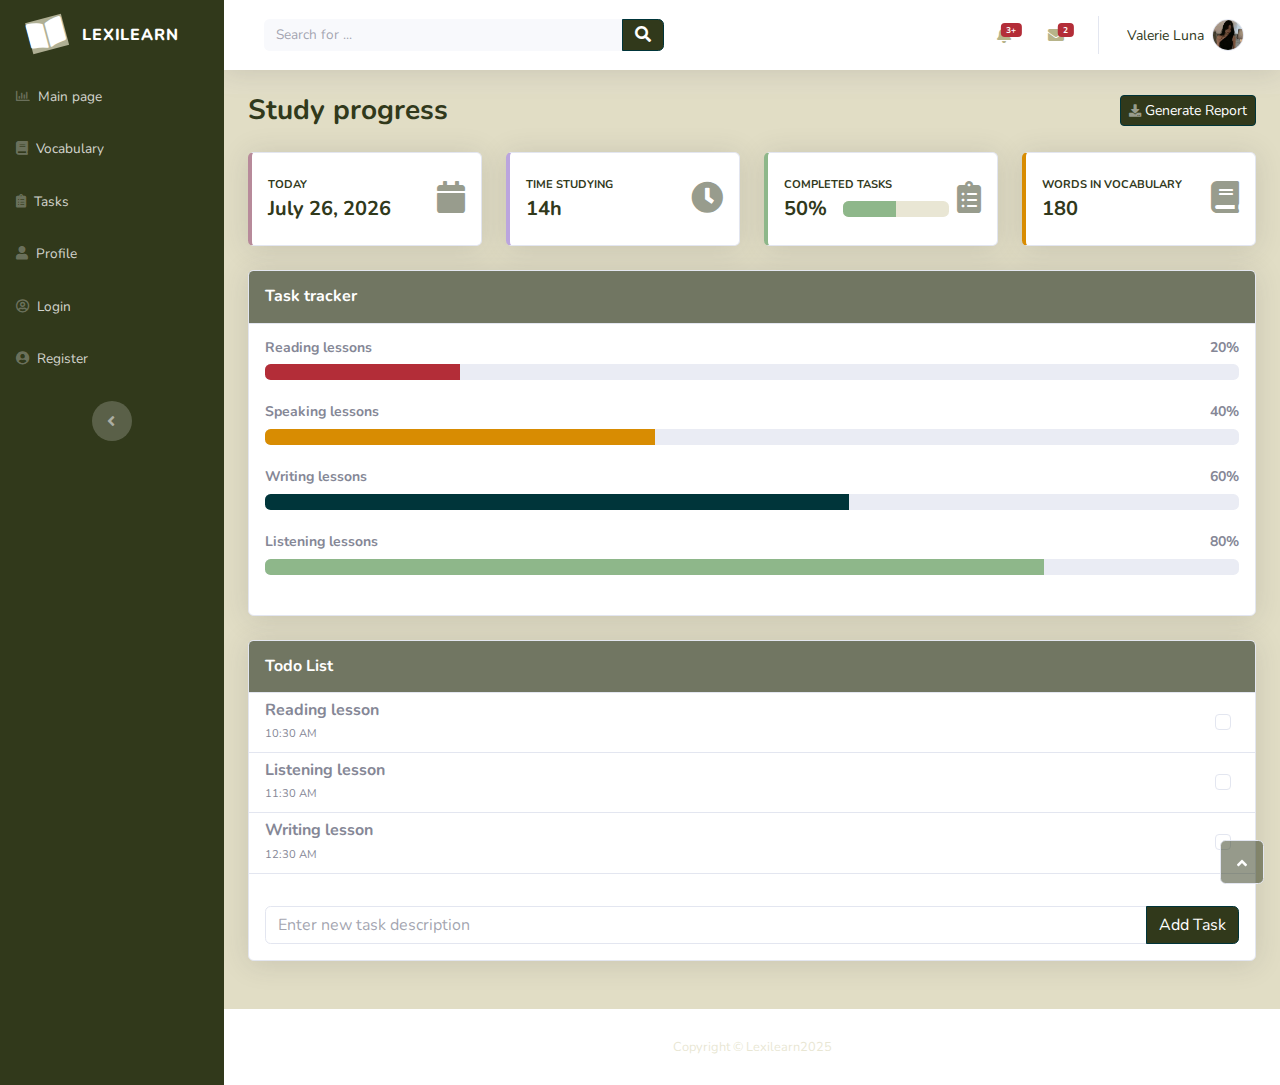
<file: index.html>
<!DOCTYPE html>
<html data-bs-theme="light" lang="en">
<head>
  <meta charset="utf-8">
  <meta name="viewport" content="width=device-width, initial-scale=1.0, shrink-to-fit=no">
  <title>Dashboard - Brand</title>
  <meta name="description" content="LexiLearn – розумний шлях до вільної англійської! 

LexiLearn – це сучасна платформа для ефективного вивчення англійської мови та розширення словникового запасу. Завдяки інтерактивним методам навчання ти зможеш легко запам’ятовувати нові слова та покращувати свої мовні навички.  

✨ Що пропонує LexiLearn?  
* Режим вивчення – асоціативні картки, аудіо-вимова та практичні приклади.  
* Контроль знань – тести, ігри та вправи для перевірки запам’ятовування.  
* Персоналізоване навчання – алгоритми підлаштовуються під твій рівень.  
* Зручний доступ – навчайся будь-де та будь-коли.  

LexiLearn – вчи англійську легко, швидко та цікаво! 🚀📚">
  <script type="application/ld+json">
    {
      "@context": "http://schema.org",
      "@type": "WebSite",
      "name": "Brand",
      "url": "https://lexilearn.com.ua"
    }
  </script>
  <link rel="stylesheet" href="assets/bootstrap/css/bootstrap.min.css">
  <link rel="stylesheet" href="https://fonts.googleapis.com/css?family=Nunito:200,200i,300,300i,400,400i,600,600i,700,700i,800,800i,900,900i&amp;display=swap">
  <link rel="stylesheet" href="assets/fonts/fontawesome-all.min.css">
  <link rel="stylesheet" href="assets/css/bs-theme-overrides.css">
  <link rel="stylesheet" href="assets/css/Articles-Cards-images.css">
  <link rel="stylesheet" href="assets/css/untitled.css">
</head>
<body id="page-top">
  <div id="wrapper">
    <!-- Sidebar -->
    <nav class="navbar align-items-start sidebar sidebar-dark accordion bg-gradient-primary p-0 navbar-dark" style="background: rgb(49,57,27);">
      <div class="container-fluid d-flex flex-column p-0">
        <a class="navbar-brand d-flex justify-content-center align-items-center sidebar-brand m-0" href="#">
          <div class="sidebar-brand-icon rotate-n-15">
            <i class="fas fa-book-open" style="background: rgba(224,221,195,0.72);"></i>
          </div>
          <div class="sidebar-brand-text mx-3"><span>Lexilearn</span></div>
        </a>
        <hr class="sidebar-divider my-0">
        <ul class="navbar-nav text-light" id="accordionSidebar">
          <li class="nav-item">
            <a class="nav-link" href="https://clemence25.github.io/Web-design/index.html">
              <i class="far fa-chart-bar"></i>
              <span>Main page</span>
            </a>
          </li>
          <li class="nav-item">
            <a class="nav-link" href="https://clemence25.github.io/Web-design/vocabulary.html">
              <i class="fas fa-book"></i>
              <span>Vocabulary</span>
            </a>
            <a class="nav-link" href="https://clemence25.github.io/Web-design/tasks.html">
              <i class="fas fa-clipboard-list"></i>
              <span>Tasks</span>
            </a>
            <a class="nav-link" href="https://clemence25.github.io/Web-design/profile.html">
              <i class="fas fa-user"></i>
              <span>Profile</span>
            </a>
          </li>
          <li class="nav-item"></li>
          <li class="nav-item">
            <a class="nav-link" href="https://clemence25.github.io/Web-design/login.html">
              <i class="far fa-user-circle"></i>
              <span>Login</span>
            </a>
          </li>
          <li class="nav-item">
            <a class="nav-link" href="https://clemence25.github.io/Web-design/register.html">
              <i class="fas fa-user-circle"></i>
              <span>Register</span>
            </a>
          </li>
        </ul>
        <div class="text-center d-none d-md-inline">
          <button class="btn rounded-circle border-0" id="sidebarToggle" type="button"></button>
        </div>
      </div>
    </nav>
    <!-- Content Wrapper -->
    <div class="d-flex flex-column" id="content-wrapper">
      <div id="content" style="color: rgba(224,221,195,0.72);background: rgb(226,222,200);">
        <!-- Topbar -->
        <nav class="navbar navbar-expand bg-white shadow mb-4 topbar" style="background: rgba(224,221,195,0.72);">
          <div class="container-fluid">
            <button class="btn btn-link d-md-none rounded-circle me-3" id="sidebarToggleTop" type="button">
              <i class="fas fa-bars"></i>
            </button>
            <form class="d-none d-sm-inline-block me-auto ms-md-3 my-2 my-md-0 mw-100 navbar-search">
              <div class="input-group">
                <input class="bg-light form-control border-0 small" type="text" placeholder="Search for ...">
                <button class="btn btn-primary py-0" type="button" style="background: #31391b;">
                  <i class="fas fa-search"></i>
                </button>
              </div>
            </form>
            <ul class="navbar-nav flex-nowrap ms-auto">
              <!-- Уведомления и сообщения (без изменений) -->
              <li class="nav-item dropdown show d-sm-none no-arrow">
                <a class="dropdown-toggle nav-link" aria-expanded="true" data-bs-toggle="dropdown" href="#">
                  <i class="fas fa-search"></i>
                </a>
                <div class="dropdown-menu show dropdown-menu-end p-3 animated--grow-in" data-bs-popper="none" aria-labelledby="searchDropdown">
                  <form class="me-auto navbar-search w-100">
                    <div class="input-group">
                      <input class="bg-light border-0 form-control small" type="text" placeholder="Search for ...">
                      <button class="btn btn-primary" type="button">
                        <i class="fas fa-search"></i>
                      </button>
                    </div>
                  </form>
                </div>
              </li>
              <li class="nav-item dropdown no-arrow mx-1">
                <div class="nav-item dropdown no-arrow">
                  <a class="dropdown-toggle nav-link" aria-expanded="false" data-bs-toggle="dropdown" href="#">
                    <span class="badge bg-danger badge-counter">3+</span>
                    <i class="fas fa-bell fa-fw" style="color: #b7b48a;"></i>
                  </a>
                  <div class="dropdown-menu dropdown-menu-end dropdown-list animated--grow-in">
                    <h6 class="dropdown-header" style="background: #31391b;border-color: #31391b;">alerts center</h6>
                    <a class="dropdown-item d-flex align-items-center" href="#">
                      <div class="me-3">
                        <div class="icon-circle" style="background: #b7b48a;">
                          <i class="fas fa-file-alt text-white"></i>
                        </div>
                      </div>
                      <div>
                        <span class="small text-gray-500">January, 2025</span>
                        <p>A new monthly report is ready to download!</p>
                      </div>
                    </a>
                    <a class="dropdown-item d-flex align-items-center" href="#">
                      <div class="me-3">
                        <div class="bg-info icon-circle" style="background: #b7b48a;border-color: #b7b48a;">
                          <i class="fas fa-clipboard-list text-white"></i>
                        </div>
                      </div>
                      <div>
                        <span class="small text-gray-500">February 19, 2025</span>
                        <p>The next lessons are out. Please check them in your Tasks!</p>
                      </div>
                    </a>
                    <a class="dropdown-item d-flex align-items-center" href="#">
                      <div class="me-3">
                        <div class="bg-warning icon-circle">
                          <i class="fas fa-exclamation text-white"></i>
                        </div>
                      </div>
                      <div>
                        <span class="small text-gray-500">February 20, 2025, 10:25 AM</span>
                        <p>The Reading lesson will start soon! Please check it in your To do list.</p>
                      </div>
                    </a>
                    <a class="dropdown-item text-center small text-gray-500" href="#">Show All Alerts</a>
                  </div>
                </div>
              </li>
              <li class="nav-item dropdown no-arrow mx-1">
                <div class="nav-item dropdown no-arrow">
                  <a class="dropdown-toggle nav-link" aria-expanded="false" data-bs-toggle="dropdown" href="#">
                    <span class="badge bg-danger badge-counter">2</span>
                    <i class="fas fa-envelope fa-fw" style="color: #b7b48a;"></i>
                  </a>
                  <div class="dropdown-menu dropdown-menu-end dropdown-list animated--grow-in">
                    <h6 class="dropdown-header" style="background: #31391b;">Message center</h6>
                    <a class="dropdown-item d-flex align-items-center" href="#">
                      <div class="dropdown-list-image me-3">
                        <img class="rounded-circle" src="assets/img/tasks/task1.jpeg" />
                        <div class="bg-success status-indicator"></div>
                      </div>
                      <div class="fw-bold">
                        <div class="text-truncate">
                          <span>Hi there! You have a review on your homework for Reading lesson (C1 level).</span>
                        </div>
                        <p class="small text-gray-500 mb-0">Emily Fowler - 58m</p>
                      </div>
                    </a>
                    <a class="dropdown-item d-flex align-items-center" href="#">
                      <div class="dropdown-list-image me-3">
                        <img class="rounded-circle" src="assets/img/tasks/task2.jpeg" />
                        <div class="status-indicator"></div>
                      </div>
                      <div class="fw-bold">
                        <div class="text-truncate">
                          <span>Hi there! You have a revieview</span>
                        </div>
                        <p class="small text-gray-500 mb-0">Jae Chun - 1d</p>
                      </div>
                    </a>
                    <a class="dropdown-item text-center small text-gray-500" href="#">Show All Messages</a>
                  </div>
                </div>
                <div class="shadow dropdown-list dropdown-menu dropdown-menu-end" aria-labelledby="alertsDropdown"></div>
              </li>
              <div class="d-none d-sm-block topbar-divider"></div>
              <li class="nav-item dropdown no-arrow">
                <div class="nav-item dropdown no-arrow">
                  <a class="dropdown-toggle nav-link" aria-expanded="false" data-bs-toggle="dropdown" href="#">
                    <span class="d-none d-lg-inline me-2 text-gray-600 small">
                      <span style="color: rgb(49, 57, 27);">Valerie Luna</span>
                    </span>
                    <img class="border rounded-circle img-profile" src="assets/img/avatars/avatar1.jpeg">
                  </a>
                  <div class="dropdown-menu shadow dropdown-menu-end animated--grow-in">
                    <a class="dropdown-item" href="#">
                      <i class="fas fa-user fa-sm fa-fw me-2 text-gray-400"></i>&nbsp;Profile
                    </a>
                    <a class="dropdown-item" href="#">
                      <i class="fas fa-cogs fa-sm fa-fw me-2 text-gray-400"></i>&nbsp;Settings
                    </a>
                    <a class="dropdown-item" href="#">
                      <i class="fas fa-list fa-sm fa-fw me-2 text-gray-400"></i>&nbsp;Activity log
                    </a>
                    <div class="dropdown-divider"></div>
                    <a class="dropdown-item" href="#">
                      <i class="fas fa-sign-out-alt fa-sm fa-fw me-2 text-gray-400"></i>&nbsp;Logout
                    </a>
                  </div>
                </div>
              </li>
            </ul>
          </div>
        </nav>
        <!-- Контент страницы -->
        <div class="container-fluid" style="background: rgba(224,221,195,0.72);">
          <div class="d-sm-flex justify-content-between align-items-center mb-4">
            <h3 class="text-dark mb-0">
              <strong><span style="color: rgb(49, 57, 27);">Study progress</span></strong>
            </h3>
            <a id="generateReportBtn" class="btn btn-primary btn-sm d-none d-sm-inline-block" role="button" href="#" style="background: #31391b;">
              <i class="fas fa-download fa-sm text-white-50"></i>&nbsp;Generate Report
            </a>
          </div>
          <div class="row">
            <!-- Карточка Today -->
            <div class="col-md-6 col-xl-3 mb-4">
              <div class="card shadow border-left-primary py-2" style="border-left-color: rgb(254,254,254);">
                <div class="card-body">
                  <div class="row g-0 align-items-center">
                    <div class="col me-2">
                      <div class="text-uppercase text-primary fw-bold text-xs mb-1">
                        <span style="color: rgb(49, 57, 27);">Today</span>
                      </div>
                      <div class="text-dark fw-bold h5 mb-0">
                        <!-- Здесь отображается сегодняшняя дата -->
                        <span id="todayDate" style="color: rgb(49, 57, 27);"></span>
                      </div>
                    </div>
                    <div class="col-auto">
                      <i class="fas fa-calendar fa-2x" style="color: rgba(49,57,27,0.51);"></i>
                    </div>
                  </div>
                </div>
              </div>
            </div>
            <!-- Карточка Time Studying -->
            <div class="col-md-6 col-xl-3 mb-4">
              <div class="card shadow border-left-success py-2" style="border-left-color: #31391b;">
                <div class="card-body">
                  <div class="row g-0 align-items-center">
                    <div class="col me-2">
                      <div class="text-uppercase text-success fw-bold text-xs mb-1">
                        <span style="color: rgb(49, 57, 27);">Time studying</span>
                      </div>
                      <div class="text-dark fw-bold h5 mb-0">
                        <span id="timeStudyingValue" style="color: rgb(49, 57, 27);">14h</span>
                      </div>
                    </div>
                    <div class="col-auto">
                      <i class="fas fa-clock fa-2x" style="border-color: rgb(183,180,138);color: rgba(49,57,27,0.51);"></i>
                    </div>
                  </div>
                </div>
              </div>
            </div>
            <!-- Карточка Completed tasks -->
            <div class="col-md-6 col-xl-3 mb-4">
              <div class="card shadow border-left-info py-2">
                <div class="card-body">
                  <div class="row g-0 align-items-center">
                    <div class="col me-2">
                      <div class="text-uppercase text-info fw-bold text-xs mb-1">
                        <span style="color: rgb(49, 57, 27);">Completed tasks</span>
                      </div>
                      <div class="row g-0 align-items-center">
                        <div class="col-auto">
                          <div class="text-dark fw-bold h5 mb-0 me-3">
                            <span id="completedTasksValue" style="color: rgb(49, 57, 27);">50%</span>
                          </div>
                        </div>
                        <div class="col">
                          <div class="progress progress-sm" style="background: rgba(224,221,195,0.72);position: static;">
                            <div id="completedTasksProgressBar" class="progress-bar bg-info" aria-valuenow="50" aria-valuemin="0" aria-valuemax="100" style="width: 50%;">
                              <span class="visually-hidden">50%</span>
                            </div>
                          </div>
                        </div>
                      </div>
                    </div>
                    <div class="col-auto">
                      <i class="fas fa-clipboard-list fa-2x" style="color: rgba(49,57,27,0.51);"></i>
                    </div>
                  </div>
                </div>
              </div>
            </div>
            <!-- Карточка Words in vocabulary -->
            <div class="col-md-6 col-xl-3 mb-4">
              <div class="card shadow border-left-warning py-2">
                <div class="card-body">
                  <div class="row g-0 align-items-center">
                    <div class="col me-2">
                      <div class="text-uppercase text-warning fw-bold text-xs mb-1">
                        <span style="color: rgb(49, 57, 27);">Words in vocabulary</span>
                      </div>
                      <div class="text-dark fw-bold h5 mb-0">
                        <span id="vocabularyCount" style="color: rgb(49, 57, 27);">180</span>
                      </div>
                    </div>
                    <div class="col-auto">
                      <i class="fas fa-book fa-2x" style="color: rgba(49,57,27,0.51);"></i>
                    </div>
                  </div>
                </div>
              </div>
            </div>
          </div>
          <!-- Task tracker -->
          <div class="row">
            <div class="col-lg-12 offset-lg-0 mb-4">
              <div class="card shadow mb-4">
                <div class="card-header py-3" style="background: rgba(49,57,27,0.69);">
                  <h6 class="text-primary fw-bold m-0">
                    <span style="color: rgb(255, 255, 255);">Task tracker</span>
                  </h6>
                </div>
                <div class="card-body">
                  <h4 class="small fw-bold">Reading lessons<span class="float-end">20%</span></h4>
                  <div class="progress mb-4">
                    <div class="progress-bar bg-danger" aria-valuenow="20" aria-valuemin="0" aria-valuemax="100" style="width: 20%;">
                      <span class="visually-hidden">20%</span>
                    </div>
                  </div>
                  <h4 class="small fw-bold">Speaking lessons<span class="float-end">40%</span></h4>
                  <div class="progress mb-4">
                    <div class="progress-bar bg-warning" aria-valuenow="40" aria-valuemin="0" aria-valuemax="100" style="width: 40%;">
                      <span class="visually-hidden">40%</span>
                    </div>
                  </div>
                  <h4 class="small fw-bold">Writing lessons<span class="float-end">60%</span></h4>
                  <div class="progress mb-4">
                    <div class="progress-bar bg-primary" aria-valuenow="60" aria-valuemin="0" aria-valuemax="100" style="width: 60%;">
                      <span class="visually-hidden">60%</span>
                    </div>
                  </div>
                  <h4 class="small fw-bold">Listening lessons<span class="float-end">80%</span></h4>
                  <div class="progress mb-4">
                    <div class="progress-bar bg-info" aria-valuenow="80" aria-valuemin="0" aria-valuemax="100" style="width: 80%;">
                      <span class="visually-hidden">80%</span>
                    </div>
                  </div>
                </div>
              </div>
              <!-- Todo List -->
              <div class="card shadow mb-4">
                <div class="card-header py-3" style="background: rgba(49,57,27,0.69);">
                  <h6 class="text-primary fw-bold m-0">
                    <span style="color: rgb(255, 255, 255);">Todo List</span>
                  </h6>
                </div>
                <ul id="todoList" class="list-group list-group-flush">
                  <li class="list-group-item">
                    <div class="row g-0 align-items-center">
                      <div class="col me-2">
                        <h6 class="mb-0"><strong>Reading lesson</strong></h6>
                        <span class="text-xs">10:30 AM</span>
                      </div>
                      <div class="col-auto">
                        <div class="form-check">
                          <input class="form-check-input" type="checkbox" id="formCheck-1">
                          <label class="form-check-label" for="formCheck-1"></label>
                        </div>
                      </div>
                    </div>
                  </li>
                  <li class="list-group-item">
                    <div class="row g-0 align-items-center">
                      <div class="col me-2">
                        <h6 class="mb-0"><strong>Listening lesson</strong></h6>
                        <span class="text-xs">11:30 AM</span>
                      </div>
                      <div class="col-auto">
                        <div class="form-check">
                          <input class="form-check-input" type="checkbox" id="formCheck-2">
                          <label class="form-check-label" for="formCheck-2"></label>
                        </div>
                      </div>
                    </div>
                  </li>
                  <li class="list-group-item">
                    <div class="row g-0 align-items-center">
                      <div class="col me-2">
                        <h6 class="mb-0"><strong>Writing lesson</strong></h6>
                        <span class="text-xs">12:30 AM</span>
                      </div>
                      <div class="col-auto">
                        <div class="form-check">
                          <input class="form-check-input" type="checkbox" id="formCheck-3">
                          <label class="form-check-label" for="formCheck-3"></label>
                        </div>
                      </div>
                    </div>
                  </li>
                </ul>
                <!-- Форма для добавления новой задачи -->
                <div class="input-group mt-3 p-3">
                  <input type="text" id="newTaskInput" class="form-control" placeholder="Enter new task description">
                  <button id="addTaskBtn" class="btn btn-primary" type="button" style="background: #31391b;">Add Task</button>
                </div>
              </div>
            </div>
          </div>
        </div>
        <!-- Footer -->
        <footer class="bg-white sticky-footer">
          <div class="container my-auto">
            <div class="text-center my-auto copyright">
              <span>Copyright © Lexilearn2025</span>
            </div>
          </div>
        </footer>
      </div>
      <a class="border rounded d-inline scroll-to-top" href="#page-top" style="background: rgba(49,57,27,0.51);">
        <i class="fas fa-angle-up"></i>
      </a>
    </div>
    <script src="assets/bootstrap/js/bootstrap.min.js"></script>
    <script src="assets/js/theme.js"></script>
    <script src="assets/js/index.js"></script>
  </body>
</html>
</file>
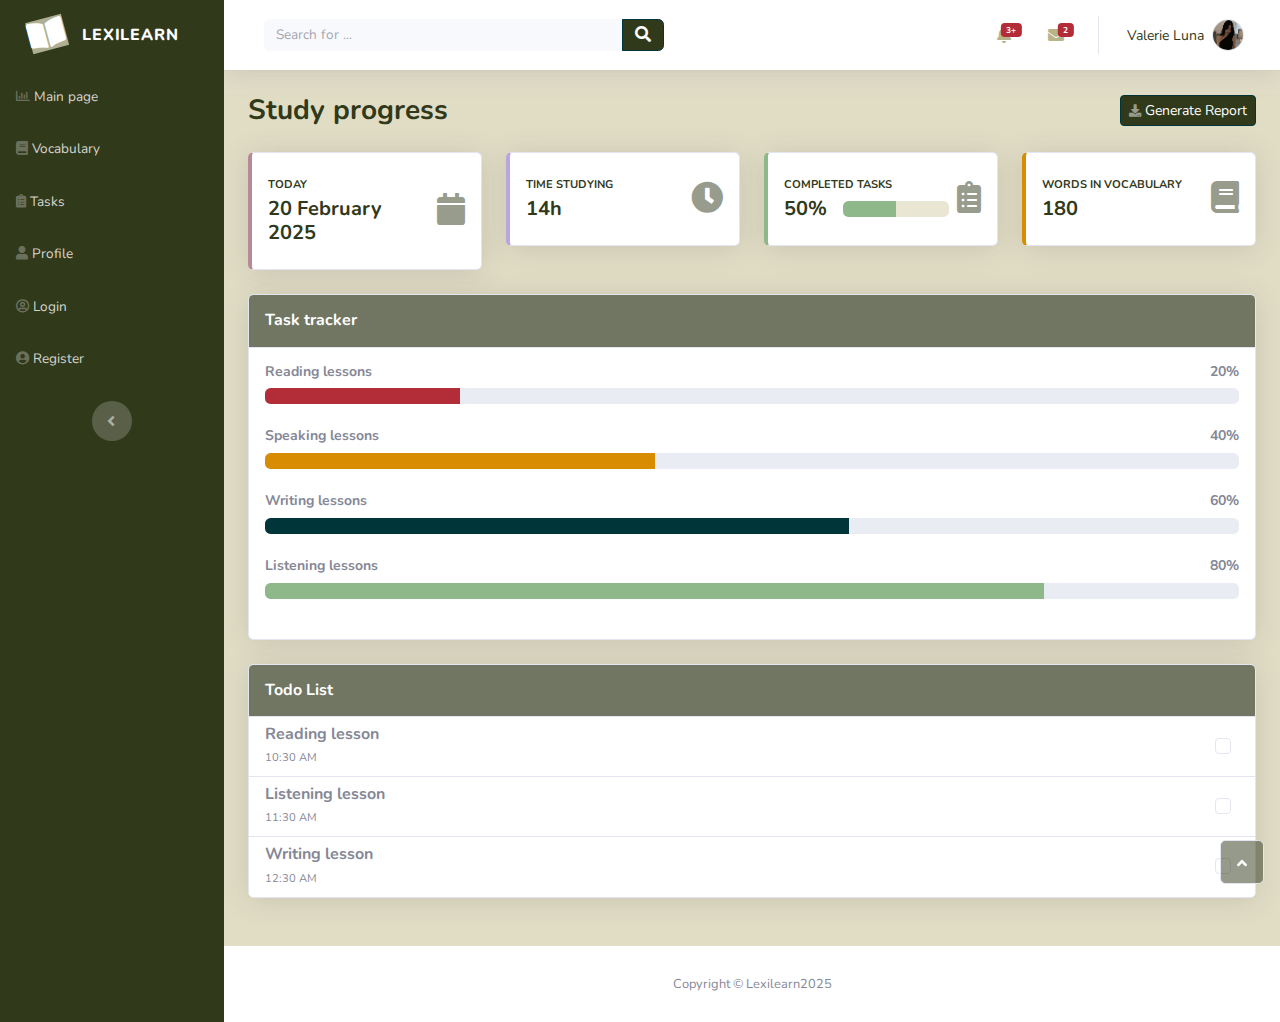
<file: Lab1/index.html>
<!DOCTYPE html>
<html data-bs-theme="light" lang="en">

<head>
    <meta charset="utf-8">
    <meta name="viewport" content="width=device-width, initial-scale=1.0, shrink-to-fit=no">
    <title>Dashboard - Brand</title>
    <meta name="description" content="LexiLearn – розумний шлях до вільної англійської! 

LexiLearn – це сучасна платформа для ефективного вивчення англійської мови та розширення словникового запасу. Завдяки інтерактивним методам навчання ти зможеш легко запам’ятовувати нові слова та покращувати свої мовні навички.  

✨ Що пропонує LexiLearn?  
* Режим вивчення – асоціативні картки, аудіо-вимова та практичні приклади.  
* Контроль знань – тести, ігри та вправи для перевірки запам’ятовування.  
* Персоналізоване навчання – алгоритми підлаштовуються під твій рівень.  
* Зручний доступ – навчайся будь-де та будь-коли.  

LexiLearn – вчи англійську легко, швидко та цікаво! 🚀📚">
    <script type="application/ld+json">
        {
            "@context": "http://schema.org",
            "@type": "WebSite",
            "name": "Brand",
            "url": "https://lexilearn.com.ua"
        }
    </script>
    <link rel="stylesheet" href="assets/bootstrap/css/bootstrap.min.css">
    <link rel="stylesheet" href="https://fonts.googleapis.com/css?family=Nunito:200,200i,300,300i,400,400i,600,600i,700,700i,800,800i,900,900i&amp;display=swap">
    <link rel="stylesheet" href="assets/fonts/fontawesome-all.min.css">
    <link rel="stylesheet" href="assets/css/bs-theme-overrides.css">
    <link rel="stylesheet" href="assets/css/Articles-Cards-images.css">
    <link rel="stylesheet" href="assets/css/untitled.css">
</head>

<body id="page-top">
    <div id="wrapper">
        <nav class="navbar align-items-start sidebar sidebar-dark accordion bg-gradient-primary p-0 navbar-dark" style="background: rgb(49,57,27);">
            <div class="container-fluid d-flex flex-column p-0"><a class="navbar-brand d-flex justify-content-center align-items-center sidebar-brand m-0" href="#">
                    <div class="sidebar-brand-icon rotate-n-15"><i class="fas fa-book-open" style="background: rgba(224,221,195,0.72);"></i></div>
                    <div class="sidebar-brand-text mx-3"><span>Lexilearn</span></div>
                </a>
                <hr class="sidebar-divider my-0">
                <ul class="navbar-nav text-light" id="accordionSidebar">
                    <li class="nav-item"><a class="nav-link" href="https://clemence25.github.io/Web-design/index.html"><i class="far fa-chart-bar"></i><span>Main page</span></a></li>
                    <li class="nav-item"><a class="nav-link" href="https://clemence25.github.io/Web-design/vocabulary.html"><i class="fas fa-book"></i><span>Vocabulary</span></a><a class="nav-link" href="https://clemence25.github.io/Web-design/tasks.html"><i class="fas fa-clipboard-list"></i><span>Tasks</span></a><a class="nav-link" href="https://clemence25.github.io/Web-design/profile.html"><i class="fas fa-user"></i><span>Profile</span></a></li>
                    <li class="nav-item"></li>
                    <li class="nav-item"><a class="nav-link" href="https://clemence25.github.io/Web-design/login.html"><i class="far fa-user-circle"></i><span>Login</span></a></li>
                    <li class="nav-item"><a class="nav-link" href="https://clemence25.github.io/Web-design/register.html"><i class="fas fa-user-circle"></i><span>Register</span></a></li>
                </ul>
                <div class="text-center d-none d-md-inline"><button class="btn rounded-circle border-0" id="sidebarToggle" type="button"></button></div>
            </div>
        </nav>
        <div class="d-flex flex-column" id="content-wrapper">
            <div id="content" style="color: rgba(224,221,195,0.72);background: rgb(226,222,200);">
                <nav class="navbar navbar-expand bg-white shadow mb-4 topbar" style="background: rgba(224,221,195,0.72);">
                    <div class="container-fluid"><button class="btn btn-link d-md-none rounded-circle me-3" id="sidebarToggleTop" type="button"><i class="fas fa-bars"></i></button>
                        <form class="d-none d-sm-inline-block me-auto ms-md-3 my-2 my-md-0 mw-100 navbar-search">
                            <div class="input-group"><input class="bg-light form-control border-0 small" type="text" placeholder="Search for ..."><button class="btn btn-primary py-0" type="button" style="background: #31391b;"><i class="fas fa-search"></i></button></div>
                        </form>
                        <ul class="navbar-nav flex-nowrap ms-auto">
                            <li class="nav-item dropdown show d-sm-none no-arrow"><a class="dropdown-toggle nav-link" aria-expanded="true" data-bs-toggle="dropdown" href="#"><i class="fas fa-search"></i></a>
                                <div class="dropdown-menu show dropdown-menu-end p-3 animated--grow-in" data-bs-popper="none" aria-labelledby="searchDropdown">
                                    <form class="me-auto navbar-search w-100">
                                        <div class="input-group"><input class="bg-light border-0 form-control small" type="text" placeholder="Search for ..."><button class="btn btn-primary" type="button"><i class="fas fa-search"></i></button></div>
                                    </form>
                                </div>
                            </li>
                            <li class="nav-item dropdown no-arrow mx-1">
                                <div class="nav-item dropdown no-arrow"><a class="dropdown-toggle nav-link" aria-expanded="false" data-bs-toggle="dropdown" href="#"><span class="badge bg-danger badge-counter">3+</span><i class="fas fa-bell fa-fw" style="color: #b7b48a;"></i></a>
                                    <div class="dropdown-menu dropdown-menu-end dropdown-list animated--grow-in">
                                        <h6 class="dropdown-header" style="background: #31391b;border-color: #31391b;">alerts center</h6><a class="dropdown-item d-flex align-items-center" href="#">
                                            <div class="me-3">
                                                <div class="icon-circle" style="background: #b7b48a;"><i class="fas fa-file-alt text-white"></i></div>
                                            </div>
                                            <div><span class="small text-gray-500">January, 2025</span>
                                                <p>A new monthly report is ready to download!</p>
                                            </div>
                                        </a><a class="dropdown-item d-flex align-items-center" href="#">
                                            <div class="me-3">
                                                <div class="bg-info icon-circle" style="background: #b7b48a;border-color: #b7b48a;"><i class="fas fa-clipboard-list text-white"></i></div>
                                            </div>
                                            <div><span class="small text-gray-500">February 19, 2025</span>
                                                <p>The next lessons are out. Please check them in your Tasks!</p>
                                            </div>
                                        </a><a class="dropdown-item d-flex align-items-center" href="#">
                                            <div class="me-3">
                                                <div class="bg-warning icon-circle"><i class="fas fa-exclamation text-white"></i></div>
                                            </div>
                                            <div><span class="small text-gray-500">February 20, 2025, 10:25 AM</span>
                                                <p>The Reading lesson will start soon! Please check it in your To do list.</p>
                                            </div>
                                        </a><a class="dropdown-item text-center small text-gray-500" href="#">Show All Alerts</a>
                                    </div>
                                </div>
                            </li>
                            <li class="nav-item dropdown no-arrow mx-1"><div class="nav-item dropdown no-arrow"><a class="dropdown-toggle nav-link" aria-expanded="false" data-bs-toggle="dropdown" href="#"><span class="badge bg-danger badge-counter">2</span><i class="fas fa-envelope fa-fw" style="color: #b7b48a;"></i></a>
    <div class="dropdown-menu dropdown-menu-end dropdown-list animated--grow-in">
        <h6 class="dropdown-header" style="background: #31391b;">Message center</h6><a class="dropdown-item d-flex align-items-center" href="#">
            <div class="dropdown-list-image me-3"><img class="rounded-circle" src="assets/img/tasks/task1.jpeg" />
                <div class="bg-success status-indicator"></div>
            </div>
            <div class="fw-bold">
                <div class="text-truncate"><span>Hi there! You have a review on your homework for Reading lesson (C1 level).</span></div>
                <p class="small text-gray-500 mb-0">Emily Fowler - 58m</p>
            </div>
        </a><a class="dropdown-item d-flex align-items-center" href="#">
            <div class="dropdown-list-image me-3"><img class="rounded-circle" src="assets/img/tasks/task2.jpeg" />
                <div class="status-indicator"></div>
            </div>
            <div class="fw-bold">
                <div class="text-truncate"><span>Hi there! You have a revieview</span></div>
                <p class="small text-gray-500 mb-0">Jae Chun - 1d</p>
            </div>
        </a><a class="dropdown-item text-center small text-gray-500" href="#">Show All Messages</a>
    </div>
</div>
                                <div class="shadow dropdown-list dropdown-menu dropdown-menu-end" aria-labelledby="alertsDropdown"></div>
                            </li>
                            <div class="d-none d-sm-block topbar-divider"></div>
                            <li class="nav-item dropdown no-arrow">
                                <div class="nav-item dropdown no-arrow"><a class="dropdown-toggle nav-link" aria-expanded="false" data-bs-toggle="dropdown" href="#"><span class="d-none d-lg-inline me-2 text-gray-600 small"><span style="color: rgb(49, 57, 27);">Valerie Luna</span></span><img class="border rounded-circle img-profile" src="assets/img/avatars/avatar1.jpeg"></a>
                                    <div class="dropdown-menu shadow dropdown-menu-end animated--grow-in"><a class="dropdown-item" href="#"><i class="fas fa-user fa-sm fa-fw me-2 text-gray-400"></i>&nbsp;Profile</a><a class="dropdown-item" href="#"><i class="fas fa-cogs fa-sm fa-fw me-2 text-gray-400"></i>&nbsp;Settings</a><a class="dropdown-item" href="#"><i class="fas fa-list fa-sm fa-fw me-2 text-gray-400"></i>&nbsp;Activity log</a>
                                        <div class="dropdown-divider"></div><a class="dropdown-item" href="#"><i class="fas fa-sign-out-alt fa-sm fa-fw me-2 text-gray-400"></i>&nbsp;Logout</a>
                                    </div>
                                </div>
                            </li>
                        </ul>
                    </div>
                </nav>
                <div class="container-fluid" style="background: rgba(224,221,195,0.72);">
                    <div class="d-sm-flex justify-content-between align-items-center mb-4">
                        <h3 class="text-dark mb-0"><strong><span style="color: rgb(49, 57, 27);">Study progress</span></strong></h3><a class="btn btn-primary btn-sm d-none d-sm-inline-block" role="button" href="#" style="background: #31391b;"><i class="fas fa-download fa-sm text-white-50"></i>&nbsp;Generate Report</a>
                    </div>
                    <div class="row">
                        <div class="col-md-6 col-xl-3 mb-4">
                            <div class="card shadow border-left-primary py-2" style="border-left-color: rgb(254,254,254);">
                                <div class="card-body">
                                    <div class="row g-0 align-items-center">
                                        <div class="col me-2">
                                            <div class="text-uppercase text-primary fw-bold text-xs mb-1"><span><span style="color: rgb(49, 57, 27);">Today</span></span></div>
                                            <div class="text-dark fw-bold h5 mb-0"><span><span style="color: rgb(49, 57, 27);">20 February 2025</span></span></div>
                                        </div>
                                        <div class="col-auto"><i class="fas fa-calendar fa-2x" style="color: rgba(49,57,27,0.51);"></i></div>
                                    </div>
                                </div>
                            </div>
                        </div>
                        <div class="col-md-6 col-xl-3 mb-4">
                            <div class="card shadow border-left-success py-2" style="border-left-color: #31391b;">
                                <div class="card-body">
                                    <div class="row g-0 align-items-center">
                                        <div class="col me-2">
                                            <div class="text-uppercase text-success fw-bold text-xs mb-1"><span><span style="color: rgb(49, 57, 27);">Time studying</span></span></div>
                                            <div class="text-dark fw-bold h5 mb-0"><span><span style="color: rgb(49, 57, 27);">14h</span></span></div>
                                        </div>
                                        <div class="col-auto"><i class="fas fa-clock fa-2x" style="border-color: rgb(183,180,138);color: rgba(49,57,27,0.51);"></i></div>
                                    </div>
                                </div>
                            </div>
                        </div>
                        <div class="col-md-6 col-xl-3 mb-4">
                            <div class="card shadow border-left-info py-2">
                                <div class="card-body">
                                    <div class="row g-0 align-items-center">
                                        <div class="col me-2">
                                            <div class="text-uppercase text-info fw-bold text-xs mb-1"><span><span style="color: rgb(49, 57, 27);">Completed tasks</span></span></div>
                                            <div class="row g-0 align-items-center">
                                                <div class="col-auto">
                                                    <div class="text-dark fw-bold h5 mb-0 me-3"><span><span style="color: rgb(49, 57, 27);">50%</span></span></div>
                                                </div>
                                                <div class="col">
                                                    <div class="progress progress-sm" style="background: rgba(224,221,195,0.72);position: static;">
                                                        <div class="progress-bar bg-info" aria-valuenow="50" aria-valuemin="0" aria-valuemax="100" style="width: 50%;"><span class="visually-hidden">50%</span></div>
                                                    </div>
                                                </div>
                                            </div>
                                        </div>
                                        <div class="col-auto"><i class="fas fa-clipboard-list fa-2x" style="color: rgba(49,57,27,0.51);"></i></div>
                                    </div>
                                </div>
                            </div>
                        </div>
                        <div class="col-md-6 col-xl-3 mb-4">
                            <div class="card shadow border-left-warning py-2">
                                <div class="card-body">
                                    <div class="row g-0 align-items-center">
                                        <div class="col me-2">
                                            <div class="text-uppercase text-warning fw-bold text-xs mb-1"><span><span style="color: rgb(49, 57, 27);">Words in vocabulary</span></span></div>
                                            <div class="text-dark fw-bold h5 mb-0"><span><span style="color: rgb(49, 57, 27);">180</span></span></div>
                                        </div>
                                        <div class="col-auto"><i class="fas fa-book fa-2x" style="color: rgba(49,57,27,0.51);"></i></div>
                                    </div>
                                </div>
                            </div>
                        </div>
                    </div>
                    <div class="row">
                        <div class="col-lg-12 offset-lg-0 mb-4">
                            <div class="card shadow mb-4">
                                <div class="card-header py-3" style="background: rgba(49,57,27,0.69);">
                                    <h6 class="text-primary fw-bold m-0"><span style="color: rgb(255, 255, 255);">Task tracker</span></h6>
                                </div>
                                <div class="card-body">
                                    <h4 class="small fw-bold">Reading lessons<span class="float-end">20%</span></h4>
                                    <div class="progress mb-4">
                                        <div class="progress-bar bg-danger" aria-valuenow="20" aria-valuemin="0" aria-valuemax="100" style="width: 20%;"><span class="visually-hidden">20%</span></div>
                                    </div>
                                    <h4 class="small fw-bold">Speaking lessons<span class="float-end">40%</span></h4>
                                    <div class="progress mb-4">
                                        <div class="progress-bar bg-warning" aria-valuenow="40" aria-valuemin="0" aria-valuemax="100" style="width: 40%;"><span class="visually-hidden">40%</span></div>
                                    </div>
                                    <h4 class="small fw-bold">Writing lessons<span class="float-end">60%</span></h4>
                                    <div class="progress mb-4">
                                        <div class="progress-bar bg-primary" aria-valuenow="60" aria-valuemin="0" aria-valuemax="100" style="width: 60%;"><span class="visually-hidden">60%</span></div>
                                    </div>
                                    <h4 class="small fw-bold">Listening lessons<span class="float-end">80%</span></h4>
                                    <div class="progress mb-4">
                                        <div class="progress-bar bg-info" aria-valuenow="80" aria-valuemin="0" aria-valuemax="100" style="width: 80%;"><span class="visually-hidden">80%</span></div>
                                    </div>
                                </div>
                            </div>
                            <div class="card shadow mb-4">
                                <div class="card-header py-3" style="background: rgba(49,57,27,0.69);">
                                    <h6 class="text-primary fw-bold m-0"><span style="color: rgb(255, 255, 255);">Todo List</span></h6>
                                </div>
                                <ul class="list-group list-group-flush">
                                    <li class="list-group-item">
                                        <div class="row g-0 align-items-center">
                                            <div class="col me-2">
                                                <h6 class="mb-0"><strong>Reading lesson</strong></h6><span class="text-xs">10:30 AM</span>
                                            </div>
                                            <div class="col-auto">
                                                <div class="form-check"><input class="form-check-input" type="checkbox" id="formCheck-1"><label class="form-check-label" for="formCheck-1"></label></div>
                                            </div>
                                        </div>
                                    </li>
                                    <li class="list-group-item">
                                        <div class="row g-0 align-items-center">
                                            <div class="col me-2">
                                                <h6 class="mb-0"><strong>Listening lesson</strong></h6><span class="text-xs">11:30 AM</span>
                                            </div>
                                            <div class="col-auto">
                                                <div class="form-check"><input class="form-check-input" type="checkbox" id="formCheck-2"><label class="form-check-label" for="formCheck-2"></label></div>
                                            </div>
                                        </div>
                                    </li>
                                    <li class="list-group-item">
                                        <div class="row g-0 align-items-center">
                                            <div class="col me-2">
                                                <h6 class="mb-0"><strong>Writing lesson</strong></h6><span class="text-xs">12:30 AM</span>
                                            </div>
                                            <div class="col-auto">
                                                <div class="form-check"><input class="form-check-input" type="checkbox" id="formCheck-3"><label class="form-check-label" for="formCheck-3"></label></div>
                                            </div>
                                        </div>
                                    </li>
                                </ul>
                            </div>
                        </div>
                    </div>
                </div>
            </div>
            <footer class="bg-white sticky-footer">
                <div class="container my-auto">
                    <div class="text-center my-auto copyright"><span>Copyright © Lexilearn2025</span></div>
                </div>
            </footer>
        </div><a class="border rounded d-inline scroll-to-top" href="#page-top" style="background: rgba(49,57,27,0.51);"><i class="fas fa-angle-up"></i></a>
    </div>
    <script src="assets/bootstrap/js/bootstrap.min.js"></script>
    <script src="assets/js/theme.js"></script>
</body>

</html>
</file>
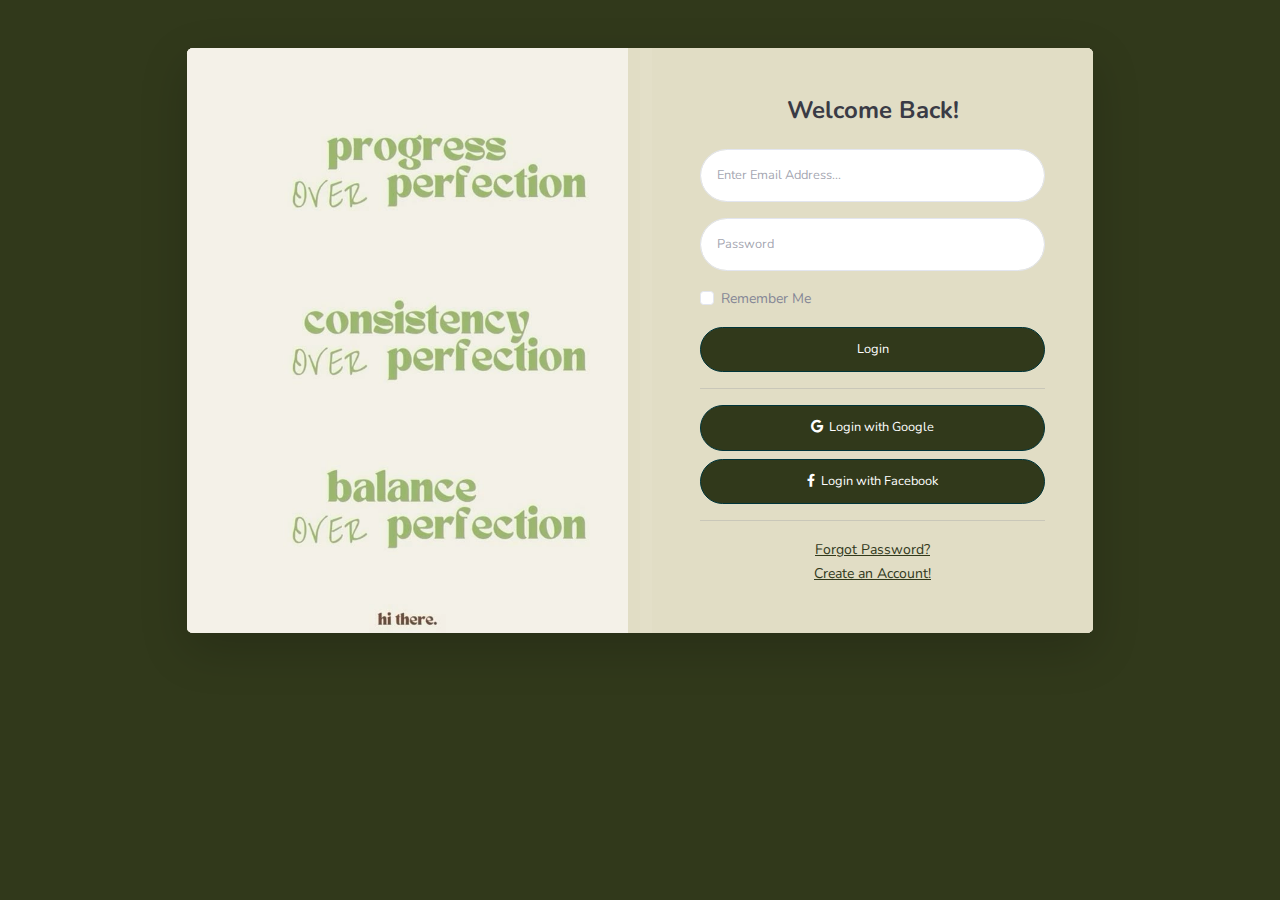
<file: login.html>
<!DOCTYPE html>
<html data-bs-theme="light" lang="en">
<head>
  <meta charset="utf-8">
  <meta name="viewport" content="width=device-width, initial-scale=1.0, shrink-to-fit=no">
  <title>Login - Brand</title>
  <meta name="description" content="LexiLearn – розумний шлях до вільної англійської! 

LexiLearn – це сучасна платформа для ефективного вивчення англійської мови та розширення словникового запасу. Завдяки інтерактивним методам навчання ти зможеш легко запам’ятовувати нові слова та покращувати свої мовні навички.  

✨ Що пропонує LexiLearn?  
* Режим вивчення – асоціативні картки, аудіо-вимова та практичні приклади.  
* Контроль знань – тести, ігри та вправи для перевірки запам’ятовування.  
* Персоналізоване навчання – алгоритми підлаштовуються під твій рівень.  
* Зручний доступ – навчайся будь-де та будь-коли.  

LexiLearn – вчи англійську легко, швидко та цікаво! 🚀📚">
  <link rel="stylesheet" href="assets/bootstrap/css/bootstrap.min.css">
  <link rel="stylesheet" href="https://fonts.googleapis.com/css?family=Nunito:200,200i,300,300i,400,400i,600,600i,700,700i,800,800i,900,900i&amp;display=swap">
  <link rel="stylesheet" href="assets/fonts/fontawesome-all.min.css">
  <link rel="stylesheet" href="assets/css/bs-theme-overrides.css">
  <link rel="stylesheet" href="assets/css/Articles-Cards-images.css">
  <link rel="stylesheet" href="assets/css/untitled.css">
</head>
<body class="bg-gradient-primary" style="background: #31391b;">
  <div class="container">
    <div class="row justify-content-center">
      <div class="col-md-9 col-lg-12 col-xl-10" style="background: #31391b;">
        <div class="card shadow-lg o-hidden border-0 my-5">
          <div class="card-body p-0">
            <div class="row">
              <div class="col-lg-6 d-none d-lg-flex" style="background: #e1ddc5;">
                <div class="flex-grow-1 bg-login-image" style="background-image: url('assets/img/pics/image2.jpeg');"></div>
              </div>
              <div class="col-lg-6" style="background: rgb(227,223,200);">
                <div class="p-5" style="background: rgba(224,221,195,0.72);">
                  <div class="text-center">
                    <h4 class="text-dark mb-4"><strong>Welcome Back!</strong></h4>
                  </div>
                  <form id="loginForm" class="user">
                    <div class="mb-3">
                      <input class="form-control form-control-user" type="email" id="exampleInputEmail" aria-describedby="emailHelp" placeholder="Enter Email Address..." name="email" required>
                    </div>
                    <div class="mb-3">
                      <input class="form-control form-control-user" type="password" id="exampleInputPassword" placeholder="Password" name="password" required>
                    </div>
                    <div class="mb-3">
                      <div class="custom-checkbox small">
                        <div class="form-check">
                          <input class="form-check-input" type="checkbox" id="formCheck-1">
                          <label class="form-check-label" for="formCheck-1">Remember Me</label>
                        </div>
                      </div>
                    </div>
                    <button class="btn btn-primary d-block btn-user w-100" type="submit" style="background: #31391b;">Login</button>
                    <hr>
                    <a id="googleLoginBtn" class="btn btn-primary d-block btn-google btn-user w-100 mb-2" role="button" style="background: #31391b;">
                      <i class="fab fa-google"></i>&nbsp; Login with Google
                    </a>
                    <a id="facebookLoginBtn" class="btn btn-primary d-block btn-facebook btn-user w-100" role="button" style="background: #31391b;">
                      <i class="fab fa-facebook-f"></i>&nbsp; Login with Facebook
                    </a>
                    <hr>
                  </form>
                  <div class="text-center">
                    <a class="small" href="forgot-password.html"><span style="color: rgb(49, 57, 27);">Forgot Password?</span></a>
                  </div>
                  <div class="text-center">
                    <a class="small" href="register.html"><span style="color: rgb(49, 57, 27);">Create an Account!</span></a>
                  </div>
                </div>
              </div>
            </div>
          </div>
        </div>
      </div>  
    </div>
  </div>
  <script src="assets/bootstrap/js/bootstrap.min.js"></script>
  <script src="assets/js/theme.js"></script>
  <script src="assets/js/login.js"></script>
</body>
</html>
</file>
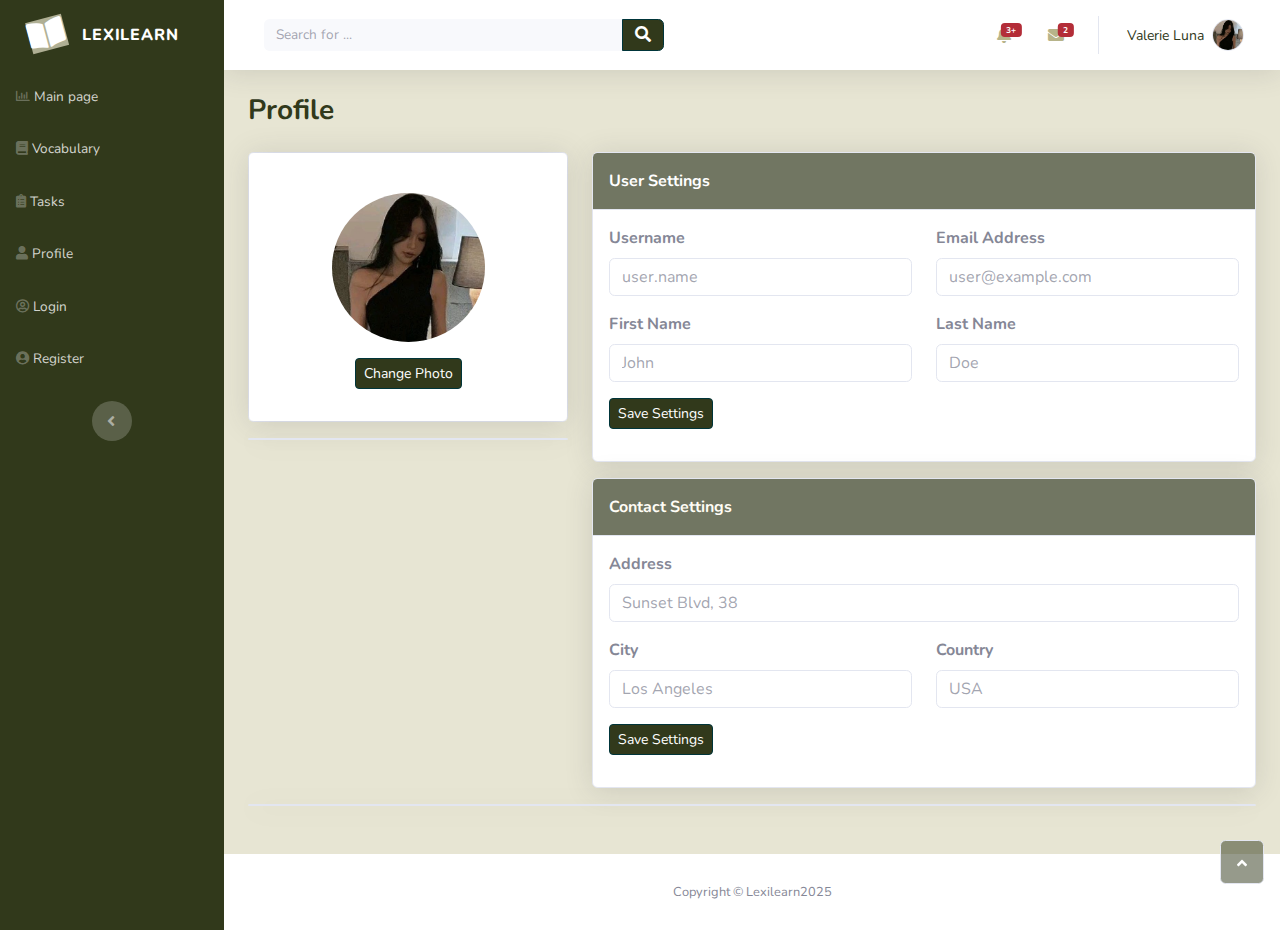
<file: profile.html>
<!DOCTYPE html>
<html data-bs-theme="light" lang="en">
  <head>
    <meta charset="utf-8" />
    <meta
      name="viewport"
      content="width=device-width, initial-scale=1.0, shrink-to-fit=no"
    />
    <title>Profile - Brand</title>
    <meta
      name="description"
      content="LexiLearn – розумний шлях до вільної англійської! 

LexiLearn – це сучасна платформа для ефективного вивчення англійської мови та розширення словникового запасу. Завдяки інтерактивним методам навчання ти зможеш легко запам’ятовувати нові слова та покращувати свої мовні навички.  

✨ Що пропонує LexiLearn?  
* Режим вивчення – асоціативні картки, аудіо-вимова та практичні приклади.  
* Контроль знань – тести, ігри та вправи для перевірки запам’ятовування.  
* Персоналізоване навчання – алгоритми підлаштовуються під твій рівень.  
* Зручний доступ – навчайся будь-де та будь-коли.  

LexiLearn – вчи англійську легко, швидко та цікаво! 🚀📚"
    />
    <link rel="stylesheet" href="assets/bootstrap/css/bootstrap.min.css" />
    <link
      rel="stylesheet"
      href="https://fonts.googleapis.com/css?family=Nunito:200,200i,300,300i,400,400i,600,600i,700,700i,800,800i,900,900i&amp;display=swap"
    />
    <link rel="stylesheet" href="assets/fonts/fontawesome-all.min.css" />
    <link rel="stylesheet" href="assets/css/bs-theme-overrides.css" />
    <link rel="stylesheet" href="assets/css/Articles-Cards-images.css" />
    <link rel="stylesheet" href="assets/css/untitled.css" />
  </head>

  <body id="page-top">
    <div id="wrapper">
      <nav
        class="navbar align-items-start sidebar sidebar-dark accordion bg-gradient-primary p-0 navbar-dark"
        style="background: rgb(49,57,27);"
      >
        <div class="container-fluid d-flex flex-column p-0">
          <a
            class="navbar-brand d-flex justify-content-center align-items-center sidebar-brand m-0"
            href="#"
          >
            <div class="sidebar-brand-icon rotate-n-15">
              <i
                class="fas fa-book-open"
                style="background: rgba(224,221,195,0.72);"
              ></i>
            </div>
            <div class="sidebar-brand-text mx-3"><span>Lexilearn</span></div>
          </a>
          <hr class="sidebar-divider my-0" />
          <ul class="navbar-nav text-light" id="accordionSidebar">
            <li class="nav-item">
              <a
                class="nav-link"
                href="https://clemence25.github.io/Web-design/index.html"
              >
                <i class="far fa-chart-bar"></i><span>Main page</span>
              </a>
            </li>
            <li class="nav-item">
              <a
                class="nav-link"
                href="https://clemence25.github.io/Web-design/vocabulary.html"
              >
                <i class="fas fa-book"></i><span>Vocabulary</span>
              </a>
              <a
                class="nav-link"
                href="https://clemence25.github.io/Web-design/tasks.html"
              >
                <i class="fas fa-clipboard-list"></i><span>Tasks</span>
              </a>
              <a
                class="nav-link"
                href="https://clemence25.github.io/Web-design/profile.html"
              >
                <i class="fas fa-user"></i><span>Profile</span>
              </a>
            </li>
            <li class="nav-item"></li>
            <li class="nav-item">
              <a
                class="nav-link"
                href="https://clemence25.github.io/Web-design/login.html"
              >
                <i class="far fa-user-circle"></i><span>Login</span>
              </a>
            </li>
            <li class="nav-item">
              <a
                class="nav-link"
                href="https://clemence25.github.io/Web-design/register.html"
              >
                <i class="fas fa-user-circle"></i><span>Register</span>
              </a>
            </li>
          </ul>
          <div class="text-center d-none d-md-inline">
            <button
              class="btn rounded-circle border-0"
              id="sidebarToggle"
              type="button"
            ></button>
          </div>
        </div>
      </nav>
      <div class="d-flex flex-column" id="content-wrapper">
        <div id="content" style="background: rgba(224,221,195,0.72);">
          <nav
            class="navbar navbar-expand bg-white shadow mb-4 topbar"
            style="background: rgba(224,221,195,0.72);"
          >
            <div class="container-fluid">
              <button
                class="btn btn-link d-md-none rounded-circle me-3"
                id="sidebarToggleTop"
                type="button"
              >
                <i class="fas fa-bars"></i>
              </button>
              <form
                class="d-none d-sm-inline-block me-auto ms-md-3 my-2 my-md-0 mw-100 navbar-search"
              >
                <div class="input-group">
                  <input
                    class="bg-light form-control border-0 small"
                    type="text"
                    placeholder="Search for ..."
                  />
                  <button
                    class="btn btn-primary py-0"
                    type="button"
                    style="background: #31391b;"
                  >
                    <i class="fas fa-search"></i>
                  </button>
                </div>
              </form>
              <ul class="navbar-nav flex-nowrap ms-auto">
                <li
                  class="nav-item dropdown show d-sm-none no-arrow"
                >
                  <a
                    class="dropdown-toggle nav-link"
                    aria-expanded="true"
                    data-bs-toggle="dropdown"
                    href="#"
                  >
                    <i class="fas fa-search"></i>
                  </a>
                  <div
                    class="dropdown-menu show dropdown-menu-end p-3 animated--grow-in"
                    data-bs-popper="none"
                    aria-labelledby="searchDropdown"
                  >
                    <form class="me-auto navbar-search w-100">
                      <div class="input-group">
                        <input
                          class="bg-light border-0 form-control small"
                          type="text"
                          placeholder="Search for ..."
                        />
                        <button class="btn btn-primary" type="button">
                          <i class="fas fa-search"></i>
                        </button>
                      </div>
                    </form>
                  </div>
                </li>
                <li class="nav-item dropdown no-arrow mx-1">
                  <div class="nav-item dropdown no-arrow">
                    <a
                      class="dropdown-toggle nav-link"
                      aria-expanded="false"
                      data-bs-toggle="dropdown"
                      href="#"
                    >
                      <span class="badge bg-danger badge-counter">3+</span
                      ><i
                        class="fas fa-bell fa-fw"
                        style="color: #b7b48a;"
                      ></i>
                    </a>
                    <div
                      class="dropdown-menu dropdown-menu-end dropdown-list animated--grow-in"
                    >
                      <h6
                        class="dropdown-header"
                        style="background: #31391b;border-color: #31391b;"
                      >
                        alerts center
                      </h6>
                      <a
                        class="dropdown-item d-flex align-items-center"
                        href="#"
                      >
                        <div class="me-3">
                          <div
                            class="icon-circle"
                            style="background: #b7b48a;"
                          >
                            <i
                              class="fas fa-file-alt text-white"
                            ></i>
                          </div>
                        </div>
                        <div>
                          <span class="small text-gray-500">January, 2025</span>
                          <p>
                            A new monthly report is ready to download!
                          </p>
                        </div>
                      </a>
                      <a
                        class="dropdown-item d-flex align-items-center"
                        href="#"
                      >
                        <div class="me-3">
                          <div
                            class="bg-info icon-circle"
                            style="background: #b7b48a;border-color: #b7b48a;"
                          >
                            <i
                              class="fas fa-clipboard-list text-white"
                            ></i>
                          </div>
                        </div>
                        <div>
                          <span class="small text-gray-500"
                            >February 19, 2025</span
                          >
                          <p>
                            The next lessons are out. Please check them in your
                            Tasks!
                          </p>
                        </div>
                      </a>
                      <a
                        class="dropdown-item d-flex align-items-center"
                        href="#"
                      >
                        <div class="me-3">
                          <div class="bg-warning icon-circle">
                            <i
                              class="fas fa-exclamation text-white"
                            ></i>
                          </div>
                        </div>
                        <div>
                          <span class="small text-gray-500"
                            >February 20, 2025, 10:25 AM</span
                          >
                          <p>
                            The Reading lesson will start soon! Please check it
                            in your To do list.
                          </p>
                        </div>
                      </a>
                      <a
                        class="dropdown-item text-center small text-gray-500"
                        href="#"
                        >Show All Alerts</a
                      >
                    </div>
                  </div>
                </li>
                <li class="nav-item dropdown no-arrow mx-1">
                  <div class="nav-item dropdown no-arrow">
                    <a
                      class="dropdown-toggle nav-link"
                      aria-expanded="false"
                      data-bs-toggle="dropdown"
                      href="#"
                    >
                      <span class="badge bg-danger badge-counter">2</span
                      ><i
                        class="fas fa-envelope fa-fw"
                        style="color: #b7b48a;"
                      ></i>
                    </a>
                    <div
                      class="dropdown-menu dropdown-menu-end dropdown-list animated--grow-in"
                    >
                      <h6
                        class="dropdown-header"
                        style="background: #31391b;"
                      >
                        Message center
                      </h6>
                      <a
                        class="dropdown-item d-flex align-items-center"
                        href="#"
                      >
                        <div class="dropdown-list-image me-3">
                          <img
                            class="rounded-circle"
                            src="assets/img/tasks/task1.jpeg"
                          />
                          <div class="bg-success status-indicator"></div>
                        </div>
                        <div class="fw-bold">
                          <div class="text-truncate">
                            <span>
                              Hi there! You have a review on your homework for
                              Reading lesson (C1 level).
                            </span>
                          </div>
                          <p class="small text-gray-500 mb-0">
                            Emily Fowler - 58m
                          </p>
                        </div>
                      </a>
                      <a
                        class="dropdown-item d-flex align-items-center"
                        href="#"
                      >
                        <div class="dropdown-list-image me-3">
                          <img
                            class="rounded-circle"
                            src="assets/img/tasks/task2.jpeg"
                          />
                          <div class="status-indicator"></div>
                        </div>
                        <div class="fw-bold">
                          <div class="text-truncate">
                            <span>Hi there! You have a revieview</span>
                          </div>
                          <p class="small text-gray-500 mb-0">
                            Jae Chun - 1d
                          </p>
                        </div>
                      </a>
                      <a
                        class="dropdown-item text-center small text-gray-500"
                        href="#"
                        >Show All Messages</a
                      >
                    </div>
                  </div>
                  <div
                    class="shadow dropdown-list dropdown-menu dropdown-menu-end"
                    aria-labelledby="alertsDropdown"
                  ></div>
                </li>
                <div class="d-none d-sm-block topbar-divider"></div>
                <li class="nav-item dropdown no-arrow">
                  <div class="nav-item dropdown no-arrow">
                    <a
                      class="dropdown-toggle nav-link"
                      aria-expanded="false"
                      data-bs-toggle="dropdown"
                      href="#"
                    >
                      <span
                        class="d-none d-lg-inline me-2 text-gray-600 small"
                        ><span style="color: rgb(49, 57, 27);"
                          >Valerie Luna</span
                        ></span
                      ><img
                        id="profileImage"
                        class="border rounded-circle img-profile"
                        src="assets/img/avatars/avatar1.jpeg"
                      />
                    </a>
                    <div
                      class="dropdown-menu shadow dropdown-menu-end animated--grow-in"
                    >
                      <a class="dropdown-item" href="#">
                        <i
                          class="fas fa-user fa-sm fa-fw me-2 text-gray-400"
                        ></i
                        >&nbsp;Profile
                      </a>
                      <a class="dropdown-item" href="#">
                        <i
                          class="fas fa-cogs fa-sm fa-fw me-2 text-gray-400"
                        ></i
                        >&nbsp;Settings
                      </a>
                      <a class="dropdown-item" href="#">
                        <i
                          class="fas fa-list fa-sm fa-fw me-2 text-gray-400"
                        ></i
                        >&nbsp;Activity log
                      </a>
                      <div class="dropdown-divider"></div>
                      <a class="dropdown-item" href="#">
                        <i
                          class="fas fa-sign-out-alt fa-sm fa-fw me-2 text-gray-400"
                        ></i
                        >&nbsp;Logout
                      </a>
                    </div>
                  </div>
                </li>
              </ul>
            </div>
          </nav>
          <div class="container-fluid">
            <h3 class="text-dark mb-4">
              <strong><span style="color: rgb(49, 57, 27);">Profile</span></strong>
            </h3>
            <div class="row mb-3">
              <div class="col-lg-4">
                <div class="card mb-3">
                  <div class="card-body text-center shadow">
                    <img
                      id="profileImageDisplay"
                      class="rounded-circle mb-3 mt-4"
                      src="assets/img/avatars/avatar1.jpeg"
                      width="153"
                      height="149"
                    />
                    <div class="mb-3">
                      <button
                        id="changePhotoBtn"
                        class="btn btn-primary btn-sm"
                        type="button"
                        style="background: #31391b;"
                      >
                        Change Photo
                      </button>
                      <!-- Скрытый input для выбора файла -->
                      <input
                        type="file"
                        id="photoInput"
                        style="display: none;"
                        accept="image/*"
                      />
                    </div>
                  </div>
                </div>
                <div class="card shadow mb-4"></div>
              </div>
              <div class="col-lg-8">
                <div class="row mb-3 d-none">
                  <div class="col">
                    <div class="card text-white bg-primary shadow">
                      <div class="card-body">
                        <div class="row mb-2">
                          <div class="col">
                            <p class="m-0">Peformance</p>
                            <p class="m-0"><strong>65.2%</strong></p>
                          </div>
                          <div class="col-auto">
                            <i class="fas fa-rocket fa-2x"></i>
                          </div>
                        </div>
                        <p class="text-white-50 small m-0">
                          <i class="fas fa-arrow-up"></i>&nbsp;5% since last month
                        </p>
                      </div>
                    </div>
                  </div>
                  <div class="col">
                    <div class="card text-white bg-success shadow">
                      <div class="card-body">
                        <div class="row mb-2">
                          <div class="col">
                            <p class="m-0">Peformance</p>
                            <p class="m-0"><strong>65.2%</strong></p>
                          </div>
                          <div class="col-auto">
                            <i class="fas fa-rocket fa-2x"></i>
                          </div>
                        </div>
                        <p class="text-white-50 small m-0">
                          <i class="fas fa-arrow-up"></i>&nbsp;5% since last month
                        </p>
                      </div>
                    </div>
                  </div>
                </div>
                <div class="row">
                  <div class="col">
                    <div class="card shadow mb-3">
                      <div
                        class="card-header py-3"
                        style="background: rgba(49,57,27,0.69);"
                      >
                        <p class="text-primary m-0 fw-bold">
                          <span style="color: #ffffff;">User Settings</span>
                        </p>
                      </div>
                      <!-- Добавлен id для обработки формы -->
                      <div class="card-body">
                        <form id="userSettingsForm">
                          <div class="row">
                            <div class="col">
                              <div class="mb-3">
                                <label class="form-label" for="username"
                                  ><strong>Username</strong></label
                                >
                                <input
                                  class="form-control"
                                  type="text"
                                  id="username"
                                  placeholder="user.name"
                                  name="username"
                                />
                              </div>
                            </div>
                            <div class="col">
                              <div class="mb-3">
                                <label class="form-label" for="email"
                                  ><strong>Email Address</strong></label
                                >
                                <input
                                  class="form-control"
                                  type="email"
                                  id="email"
                                  placeholder="user@example.com"
                                  name="email"
                                />
                              </div>
                            </div>
                          </div>
                          <div class="row">
                            <div class="col">
                              <div class="mb-3">
                                <label class="form-label" for="first_name"
                                  ><strong>First Name</strong></label
                                >
                                <input
                                  class="form-control"
                                  type="text"
                                  id="first_name"
                                  placeholder="John"
                                  name="first_name"
                                />
                              </div>
                            </div>
                            <div class="col">
                              <div class="mb-3">
                                <label class="form-label" for="last_name"
                                  ><strong>Last Name</strong></label
                                >
                                <input
                                  class="form-control"
                                  type="text"
                                  id="last_name"
                                  placeholder="Doe"
                                  name="last_name"
                                />
                              </div>
                            </div>
                          </div>
                          <div class="mb-3">
                            <button
                              class="btn btn-primary btn-sm"
                              type="submit"
                              style="background: #31391b;"
                            >
                              Save Settings
                            </button>
                          </div>
                        </form>
                      </div>
                    </div>
                    <div class="card shadow">
                      <div
                        class="card-header py-3"
                        style="color: rgba(224,221,195,0.72);background: rgb(113,118,98);"
                      >
                        <p class="text-primary m-0 fw-bold">
                          <span style="color: rgb(255,253,245);">Contact Settings</span>
                        </p>
                      </div>
                      <!-- Добавлен id для обработки формы -->
                      <div class="card-body">
                        <form id="contactSettingsForm">
                          <div class="mb-3">
                            <label class="form-label" for="address"
                              ><strong>Address</strong></label
                            >
                            <input
                              class="form-control"
                              type="text"
                              id="address"
                              placeholder="Sunset Blvd, 38"
                              name="address"
                            />
                          </div>
                          <div class="row">
                            <div class="col">
                              <div class="mb-3">
                                <label class="form-label" for="city"
                                  ><strong>City</strong></label
                                >
                                <input
                                  class="form-control"
                                  type="text"
                                  id="city"
                                  placeholder="Los Angeles"
                                  name="city"
                                />
                              </div>
                            </div>
                            <div class="col">
                              <div class="mb-3">
                                <label class="form-label" for="country"
                                  ><strong>Country</strong></label
                                >
                                <input
                                  class="form-control"
                                  type="text"
                                  id="country"
                                  placeholder="USA"
                                  name="country"
                                />
                              </div>
                            </div>
                          </div>
                          <div class="mb-3">
                            <button
                              class="btn btn-primary btn-sm"
                              type="submit"
                              style="background: #31391b;"
                            >
                              Save Settings
                            </button>
                          </div>
                        </form>
                      </div>
                    </div>
                  </div>
                </div>
              </div>
            </div>
            <div class="card shadow mb-5"></div>
          </div>
        </div>
        <footer class="bg-white sticky-footer">
          <div class="container my-auto">
            <div class="text-center my-auto copyright">
              <span>Copyright © Lexilearn2025</span>
            </div>
          </div>
        </footer>
      </div>
      <a
        class="border rounded d-inline scroll-to-top"
        href="#page-top"
        style="background: rgba(49,57,27,0.51);"
        ><i class="fas fa-angle-up"></i
      ></a>
    </div>
    <script src="assets/bootstrap/js/bootstrap.min.js"></script>
    <script src="assets/js/theme.js"></script>
    <script src="assets/js/profile.js"></script>
  </body>
</html>
</file>
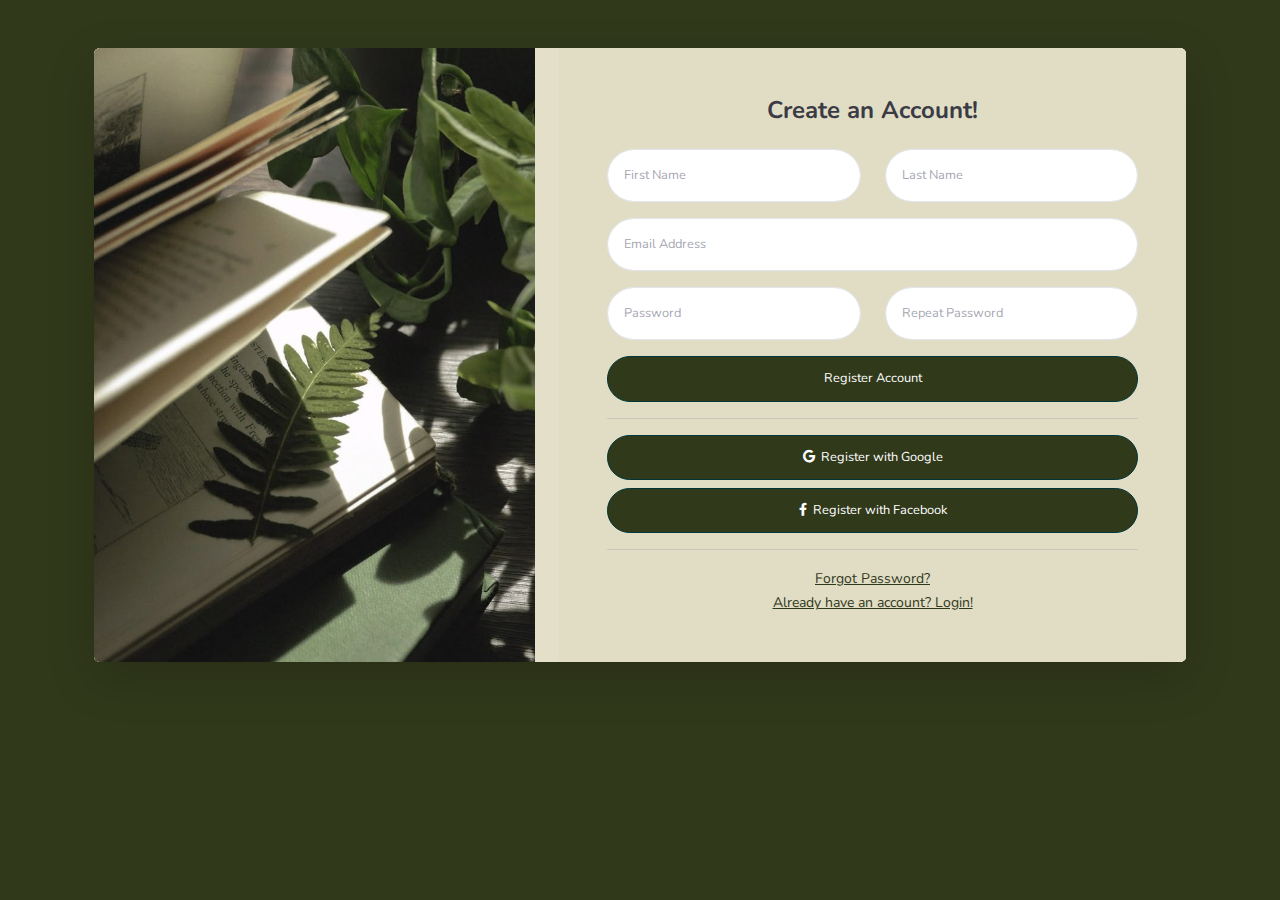
<file: register.html>
<!DOCTYPE html>
<html data-bs-theme="light" lang="en" style="background: #31391b;">
  <head>
    <meta charset="utf-8">
    <meta name="viewport" content="width=device-width, initial-scale=1.0, shrink-to-fit=no">
    <title>Register - Brand</title>
    <meta name="description" content="LexiLearn – розумний шлях до вільної англійської! 

LexiLearn – це сучасна платформа для ефективного вивчення англійської мови та розширення словникового запасу. Завдяки інтерактивним методам навчання ти зможеш легко запам’ятовувати нові слова та покращувати свої мовні навички.  

✨ Що пропонує LexiLearn?  
* Режим вивчення – асоціативні картки, аудіо-вимова та практичні приклади.  
* Контроль знань – тести, ігри та вправи для перевірки запам’ятовування.  
* Персоналізоване навчання – алгоритми підлаштовуються під твій рівень.  
* Зручний доступ – навчайся будь-де та будь-коли.  

LexiLearn – вчи англійську легко, швидко та цікаво! 🚀📚">
    <link rel="stylesheet" href="assets/bootstrap/css/bootstrap.min.css">
    <link rel="stylesheet" href="https://fonts.googleapis.com/css?family=Nunito:200,200i,300,300i,400,400i,600,600i,700,700i,800,800i,900,900i&amp;display=swap">
    <link rel="stylesheet" href="assets/fonts/fontawesome-all.min.css">
    <link rel="stylesheet" href="assets/css/bs-theme-overrides.css">
    <link rel="stylesheet" href="assets/css/Articles-Cards-images.css">
    <link rel="stylesheet" href="assets/css/untitled.css">
  </head>
  <body class="bg-gradient-primary" style="background: #31391b;">
    <div class="container" style="background: #31391b;">
      <div class="card shadow-lg o-hidden border-0 my-5">
        <div class="card-body p-0">
          <div class="row">
            <div class="col-lg-5 d-none d-lg-flex" style="background: rgb(227,223,200);">
              <div class="flex-grow-1 bg-register-image" style="background-image: url('assets/img/pics/image3.jpeg');"></div>
            </div>
            <div class="col-lg-7" style="background: rgb(227,223,200);">
              <div class="p-5" style="background: rgba(224,221,195,0.72);">
                <div class="text-center">
                  <h4 class="text-dark mb-4"><strong>Create an Account!</strong></h4>
                </div>
                <!-- Добавлен id для обработки формы -->
                <form id="registerForm" class="user">
                  <div class="row mb-3">
                    <div class="col-sm-6 mb-3 mb-sm-0">
                      <input class="form-control form-control-user" type="text" id="exampleFirstName" placeholder="First Name" name="first_name" required>
                    </div>
                    <div class="col-sm-6">
                      <input class="form-control form-control-user" type="text" id="exampleLastName" placeholder="Last Name" name="last_name" required>
                    </div>
                  </div>
                  <div class="mb-3">
                    <input class="form-control form-control-user" type="email" id="exampleInputEmail" placeholder="Email Address" name="email" required>
                  </div>
                  <div class="row mb-3">
                    <div class="col-sm-6 mb-3 mb-sm-0">
                      <input class="form-control form-control-user" type="password" id="examplePasswordInput" placeholder="Password" name="password" required>
                    </div>
                    <div class="col-sm-6">
                      <input class="form-control form-control-user" type="password" id="exampleRepeatPasswordInput" placeholder="Repeat Password" name="password_repeat" required>
                    </div>
                  </div>
                  <button class="btn btn-primary d-block btn-user w-100" type="submit" style="background: #31391b;">Register Account</button>
                  <hr>
                  <a id="googleRegisterBtn" class="btn btn-primary d-block btn-google btn-user w-100 mb-2" role="button" style="background: #31391b;">
                    <i class="fab fa-google"></i>&nbsp; Register with Google
                  </a>
                  <a id="facebookRegisterBtn" class="btn btn-primary d-block btn-facebook btn-user w-100" role="button" style="background: #31391b;">
                    <i class="fab fa-facebook-f"></i>&nbsp; Register with Facebook
                  </a>
                  <hr>
                </form>
                <div class="text-center">
                  <a class="small" href="forgot-password.html" style="color: #31391b;">Forgot Password?</a>
                </div>
                <div class="text-center">
                  <a class="small" href="login.html" style="color: #31391b;">Already have an account? Login!</a>
                </div>
              </div>
            </div>
          </div>
        </div>
      </div>
    </div>
    <script src="assets/bootstrap/js/bootstrap.min.js"></script>
    <script src="assets/js/theme.js"></script>
    <script src="assets/js/register.js"></script>
  </body>
</html>
</file>
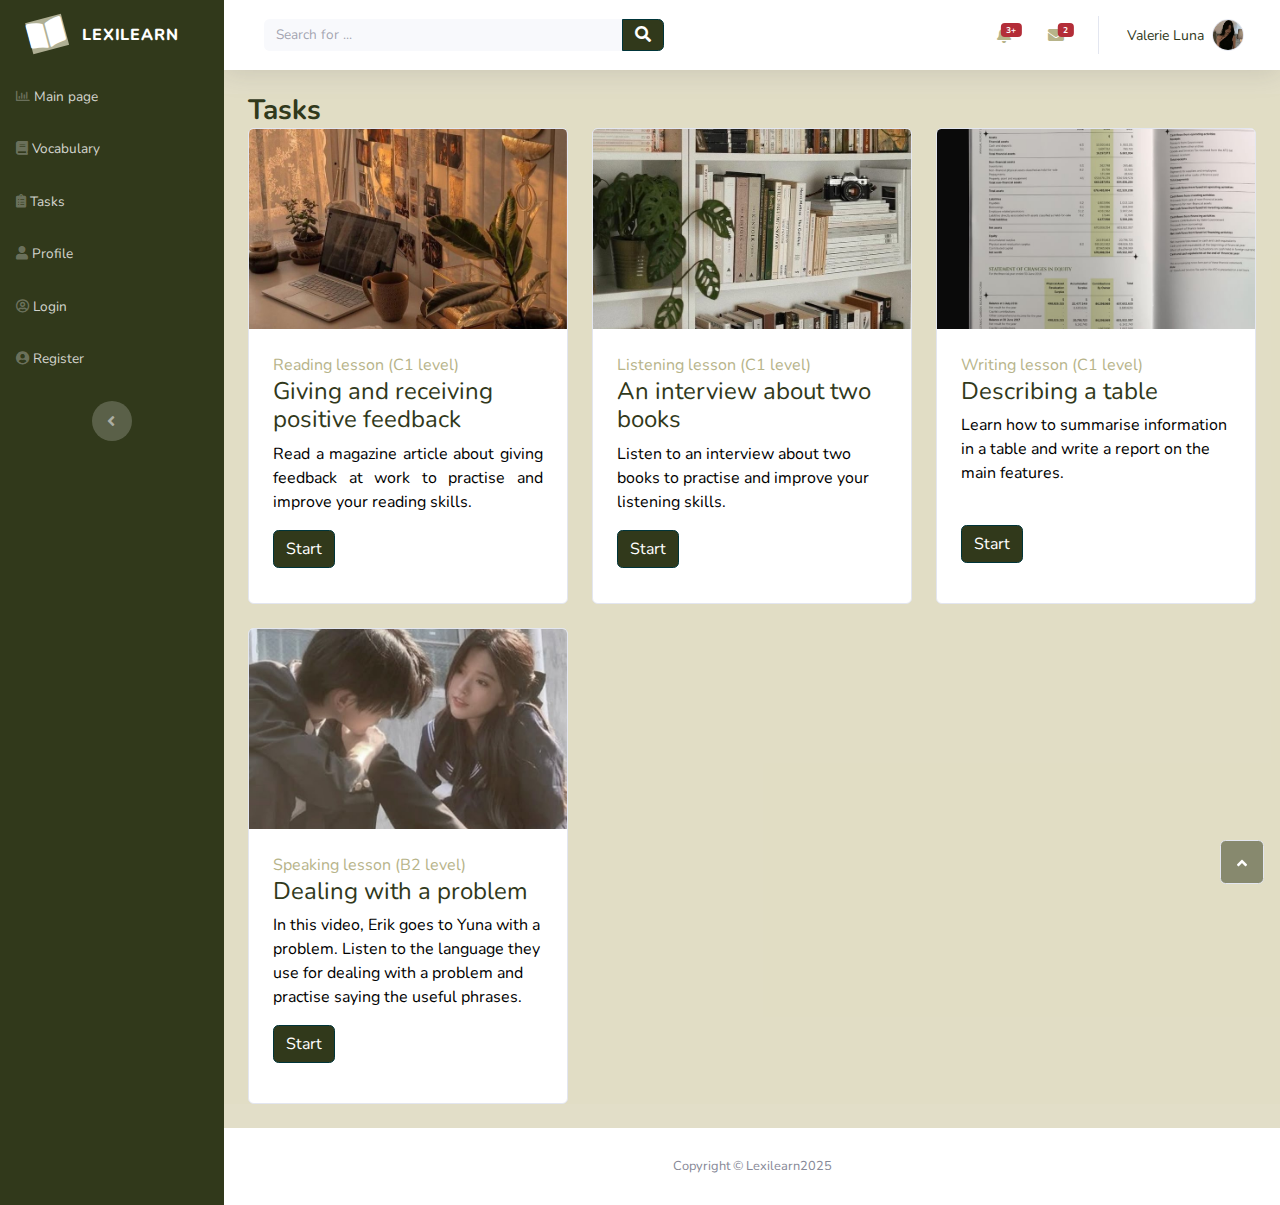
<file: tasks.html>
<!DOCTYPE html>
<html data-bs-theme="light" lang="en">

<head>
    <meta charset="utf-8">
    <meta name="viewport" content="width=device-width, initial-scale=1.0, shrink-to-fit=no">
    <title>Dashboard - Brand</title>
    <meta name="description" content="LexiLearn – розумний шлях до вільної англійської! 

LexiLearn – це сучасна платформа для ефективного вивчення англійської мови та розширення словникового запасу. Завдяки інтерактивним методам навчання ти зможеш легко запам’ятовувати нові слова та покращувати свої мовні навички.  

✨ Що пропонує LexiLearn?  
* Режим вивчення – асоціативні картки, аудіо-вимова та практичні приклади.  
* Контроль знань – тести, ігри та вправи для перевірки запам’ятовування.  
* Персоналізоване навчання – алгоритми підлаштовуються під твій рівень.  
* Зручний доступ – навчайся будь-де та будь-коли.  

LexiLearn – вчи англійську легко, швидко та цікаво! 🚀📚">
    <link rel="stylesheet" href="assets/bootstrap/css/bootstrap.min.css">
    <link rel="stylesheet" href="https://fonts.googleapis.com/css?family=Nunito:200,200i,300,300i,400,400i,600,600i,700,700i,800,800i,900,900i&amp;display=swap">
    <link rel="stylesheet" href="assets/fonts/fontawesome-all.min.css">
    <link rel="stylesheet" href="assets/css/bs-theme-overrides.css">
    <link rel="stylesheet" href="assets/css/Articles-Cards-images.css">
    <link rel="stylesheet" href="assets/css/untitled.css">
</head>

<body id="page-top">
    <div id="wrapper">
        <nav class="navbar align-items-start sidebar sidebar-dark accordion bg-gradient-primary p-0 navbar-dark" style="background: rgb(49,57,27);">
            <div class="container-fluid d-flex flex-column p-0"><a class="navbar-brand d-flex justify-content-center align-items-center sidebar-brand m-0" href="#">
                    <div class="sidebar-brand-icon rotate-n-15"><i class="fas fa-book-open" style="background: rgba(224,221,195,0.72);"></i></div>
                    <div class="sidebar-brand-text mx-3"><span>Lexilearn</span></div>
                </a>
                <hr class="sidebar-divider my-0">
                <ul class="navbar-nav text-light" id="accordionSidebar">
                    <li class="nav-item"><a class="nav-link" href="https://clemence25.github.io/Web-design/index.html"><i class="far fa-chart-bar"></i><span>Main page</span></a></li>
                    <li class="nav-item"><a class="nav-link" href="https://clemence25.github.io/Web-design/vocabulary.html"><i class="fas fa-book"></i><span>Vocabulary</span></a><a class="nav-link" href="https://clemence25.github.io/Web-design/tasks.html"><i class="fas fa-clipboard-list"></i><span>Tasks</span></a><a class="nav-link" href="https://clemence25.github.io/Web-design/profile.html"><i class="fas fa-user"></i><span>Profile</span></a></li>
                    <li class="nav-item"></li>
                    <li class="nav-item"><a class="nav-link" href="https://clemence25.github.io/Web-design/login.html"><i class="far fa-user-circle"></i><span>Login</span></a></li>
                    <li class="nav-item"><a class="nav-link" href="https://clemence25.github.io/Web-design/register.html"><i class="fas fa-user-circle"></i><span>Register</span></a></li>
                </ul>
                <div class="text-center d-none d-md-inline"><button class="btn rounded-circle border-0" id="sidebarToggle" type="button"></button></div>
            </div>
        </nav>
        <div class="d-flex flex-column" id="content-wrapper">
            <div id="content" style="color: rgba(224,221,195,0.72);background: rgb(226,222,200);">
                <nav class="navbar navbar-expand bg-white shadow mb-4 topbar" style="background: rgba(224,221,195,0.72);">
                    <div class="container-fluid"><button class="btn btn-link d-md-none rounded-circle me-3" id="sidebarToggleTop" type="button"><i class="fas fa-bars"></i></button>
                        <form class="d-none d-sm-inline-block me-auto ms-md-3 my-2 my-md-0 mw-100 navbar-search">
                            <div class="input-group"><input class="bg-light form-control border-0 small" type="text" placeholder="Search for ..."><button class="btn btn-primary py-0" type="button" style="background: #31391b;"><i class="fas fa-search"></i></button></div>
                        </form>
                        <ul class="navbar-nav flex-nowrap ms-auto">
                            <li class="nav-item dropdown show d-sm-none no-arrow"><a class="dropdown-toggle nav-link" aria-expanded="true" data-bs-toggle="dropdown" href="#"><i class="fas fa-search"></i></a>
                                <div class="dropdown-menu show dropdown-menu-end p-3 animated--grow-in" data-bs-popper="none" aria-labelledby="searchDropdown">
                                    <form class="me-auto navbar-search w-100">
                                        <div class="input-group"><input class="bg-light border-0 form-control small" type="text" placeholder="Search for ..."><button class="btn btn-primary" type="button"><i class="fas fa-search"></i></button></div>
                                    </form>
                                </div>
                            </li>
                            <li class="nav-item dropdown no-arrow mx-1">
                                <div class="nav-item dropdown no-arrow"><a class="dropdown-toggle nav-link" aria-expanded="false" data-bs-toggle="dropdown" href="#"><span class="badge bg-danger badge-counter">3+</span><i class="fas fa-bell fa-fw" style="color: #b7b48a;"></i></a>
                                    <div class="dropdown-menu dropdown-menu-end dropdown-list animated--grow-in">
                                        <h6 class="dropdown-header" style="background: #31391b;border-color: #31391b;">alerts center</h6><a class="dropdown-item d-flex align-items-center" href="#">
                                            <div class="me-3">
                                                <div class="icon-circle" style="background: #b7b48a;"><i class="fas fa-file-alt text-white"></i></div>
                                            </div>
                                            <div><span class="small text-gray-500">January, 2025</span>
                                                <p>A new monthly report is ready to download!</p>
                                            </div>
                                        </a><a class="dropdown-item d-flex align-items-center" href="#">
                                            <div class="me-3">
                                                <div class="bg-info icon-circle" style="background: #b7b48a;border-color: #b7b48a;"><i class="fas fa-clipboard-list text-white"></i></div>
                                            </div>
                                            <div><span class="small text-gray-500">February 19, 2025</span>
                                                <p>The next lessons are out. Please check them in your Tasks!</p>
                                            </div>
                                        </a><a class="dropdown-item d-flex align-items-center" href="#">
                                            <div class="me-3">
                                                <div class="bg-warning icon-circle"><i class="fas fa-exclamation text-white"></i></div>
                                            </div>
                                            <div><span class="small text-gray-500">February 20, 2025, 10:25 AM</span>
                                                <p>The Reading lesson will start soon! Please check it in your To do list.</p>
                                            </div>
                                        </a><a class="dropdown-item text-center small text-gray-500" href="#">Show All Alerts</a>
                                    </div>
                                </div>
                            </li>
                            <li class="nav-item dropdown no-arrow mx-1"><div class="nav-item dropdown no-arrow"><a class="dropdown-toggle nav-link" aria-expanded="false" data-bs-toggle="dropdown" href="#"><span class="badge bg-danger badge-counter">2</span><i class="fas fa-envelope fa-fw" style="color: #b7b48a;"></i></a>
    <div class="dropdown-menu dropdown-menu-end dropdown-list animated--grow-in">
        <h6 class="dropdown-header" style="background: #31391b;">Message center</h6><a class="dropdown-item d-flex align-items-center" href="#">
            <div class="dropdown-list-image me-3"><img class="rounded-circle" src="assets/img/tasks/task1.jpeg" />
                <div class="bg-success status-indicator"></div>
            </div>
            <div class="fw-bold">
                <div class="text-truncate"><span>Hi there! You have a review on your homework for Reading lesson (C1 level).</span></div>
                <p class="small text-gray-500 mb-0">Emily Fowler - 58m</p>
            </div>
        </a><a class="dropdown-item d-flex align-items-center" href="#">
            <div class="dropdown-list-image me-3"><img class="rounded-circle" src="assets/img/tasks/task2.jpeg" />
                <div class="status-indicator"></div>
            </div>
            <div class="fw-bold">
                <div class="text-truncate"><span>Hi there! You have a revieview</span></div>
                <p class="small text-gray-500 mb-0">Jae Chun - 1d</p>
            </div>
        </a><a class="dropdown-item text-center small text-gray-500" href="#">Show All Messages</a>
    </div>
</div>
                                <div class="shadow dropdown-list dropdown-menu dropdown-menu-end" aria-labelledby="alertsDropdown"></div>
                            </li>
                            <div class="d-none d-sm-block topbar-divider"></div>
                            <li class="nav-item dropdown no-arrow">
                                <div class="nav-item dropdown no-arrow"><a class="dropdown-toggle nav-link" aria-expanded="false" data-bs-toggle="dropdown" href="#"><span class="d-none d-lg-inline me-2 text-gray-600 small"><span style="color: rgb(49, 57, 27);">Valerie Luna</span></span><img class="border rounded-circle img-profile" src="assets/img/avatars/avatar1.jpeg"></a>
                                    <div class="dropdown-menu shadow dropdown-menu-end animated--grow-in"><a class="dropdown-item" href="#"><i class="fas fa-user fa-sm fa-fw me-2 text-gray-400"></i>&nbsp;Profile</a><a class="dropdown-item" href="#"><i class="fas fa-cogs fa-sm fa-fw me-2 text-gray-400"></i>&nbsp;Settings</a><a class="dropdown-item" href="#"><i class="fas fa-list fa-sm fa-fw me-2 text-gray-400"></i>&nbsp;Activity log</a>
                                        <div class="dropdown-divider"></div><a class="dropdown-item" href="#"><i class="fas fa-sign-out-alt fa-sm fa-fw me-2 text-gray-400"></i>&nbsp;Logout</a>
                                    </div>
                                </div>
                            </li>
                        </ul>
                    </div>
                </nav>
                <div class="container-fluid" style="background: rgba(224,221,195,0.72);">
                    <h3 class="text-dark mb-0"><strong><span style="color: rgb(49, 57, 27);">Tasks</span></strong></h3>
                    <div class="row gy-4 row-cols-1 row-cols-md-2 row-cols-xl-3">
                        <div class="col-lg-6 offset-lg-0">
                            <div class="card"><img class="card-img-top w-100 d-block fit-cover" style="height: 200px;" src="assets/img/tasks/task1.jpeg">
                                <div class="card-body p-4" style="height: 274.094px;">
                                    <p class="text-primary card-text mb-0"><span style="color: rgb(183, 180, 138);">Reading lesson (C1 level)</span></p>
                                    <h4 class="card-title"><span style="color: rgb(49, 57, 27);">Giving and receiving positive feedback</span></h4>
                                    <p class="card-text" style="text-align: justify;"><span style="color: rgb(0, 0, 0);">Read a magazine article about giving feedback at work to practise and improve your reading skills.</span></p>
                                    <div class="d-flex">
                                        <div>
                                            <p class="fw-bold mb-0"></p>
                                        </div><button class="btn btn-primary" type="button" style="background: #31391b;">Start</button>
                                    </div>
                                </div>
                            </div>
                        </div>
                        <div class="col">
                            <div class="card"><img class="card-img-top w-100 d-block fit-cover" style="height: 200px;" src="assets/img/tasks/task2.jpeg">
                                <div class="card-body p-4" style="height: 274.094px;">
                                    <p class="text-primary card-text mb-0"><span style="color: rgb(183, 180, 138);">Listening lesson (C1 level)</span></p>
                                    <h4 class="card-title"><span style="color: rgb(49, 57, 27);">An interview about two books</span></h4>
                                    <p class="card-text"><span style="color: rgb(0, 0, 0);">Listen to an interview&nbsp;about two books&nbsp;to practise and improve your listening skills.</span></p>
                                    <div class="d-flex">
                                        <div></div><button class="btn btn-primary" type="button" style="background: #31391b;">Start</button>
                                    </div>
                                </div>
                            </div>
                        </div>
                        <div class="col-lg-6">
                            <div class="card"><img class="card-img-top w-100 d-block fit-cover" style="height: 200px;" src="assets/img/tasks/task3.jpeg">
                                <div class="card-body p-4" style="height: 274.094px;">
                                    <p class="text-primary card-text mb-0"><span style="color: rgb(183, 180, 138);">Writing lesson (C1 level)</span></p>
                                    <h4 class="card-title"><span style="color: rgb(49, 57, 27);">Describing a table</span></h4>
                                    <p class="card-text"><span style="color: rgb(0, 0, 0);">Learn how to summarise information in a table and write a report on the main features.</span><br><br></p>
                                    <div class="d-flex">
                                        <div></div><button class="btn btn-primary" type="button" style="background: #31391b;">Start</button>
                                    </div>
                                </div>
                            </div>
                        </div>
                        <div class="col-lg-6">
                            <div class="card"><img class="card-img-top w-100 d-block fit-cover" style="height: 200px;" src="assets/img/tasks/task4.jpeg">
                                <div class="card-body p-4" style="height: 274.094px;">
                                    <p class="text-primary card-text mb-0"><span style="color: rgb(183, 180, 138);">Speaking lesson (B2 level)</span></p>
                                    <h4 class="card-title"><span style="color: rgb(49, 57, 27);">Dealing with a problem</span></h4>
                                    <p class="card-text"><span style="color: rgb(0, 0, 0);">In this video, Erik goes to Yuna with a problem. Listen to the language they use for dealing with a problem and practise saying the useful phrases.</span></p>
                                    <div class="d-flex">
                                        <div></div><button class="btn btn-primary" type="button" style="background: #31391b;">Start</button>
                                    </div>
                                </div>
                            </div>
                        </div>
                    </div>
                    <div class="d-sm-flex justify-content-between align-items-center mb-4"></div>
                </div>
            </div>
            <footer class="bg-white sticky-footer">
                <div class="container my-auto">
                    <div class="text-center my-auto copyright"><span>Copyright © Lexilearn2025</span></div>
                </div>
            </footer>
        </div><a class="border rounded d-inline scroll-to-top" href="#page-top" style="background: rgba(49,57,27,0.51);"><i class="fas fa-angle-up"></i></a>
    </div>
    <script src="assets/bootstrap/js/bootstrap.min.js"></script>
    <script src="assets/js/theme.js"></script>
</body>

</html>
</file>
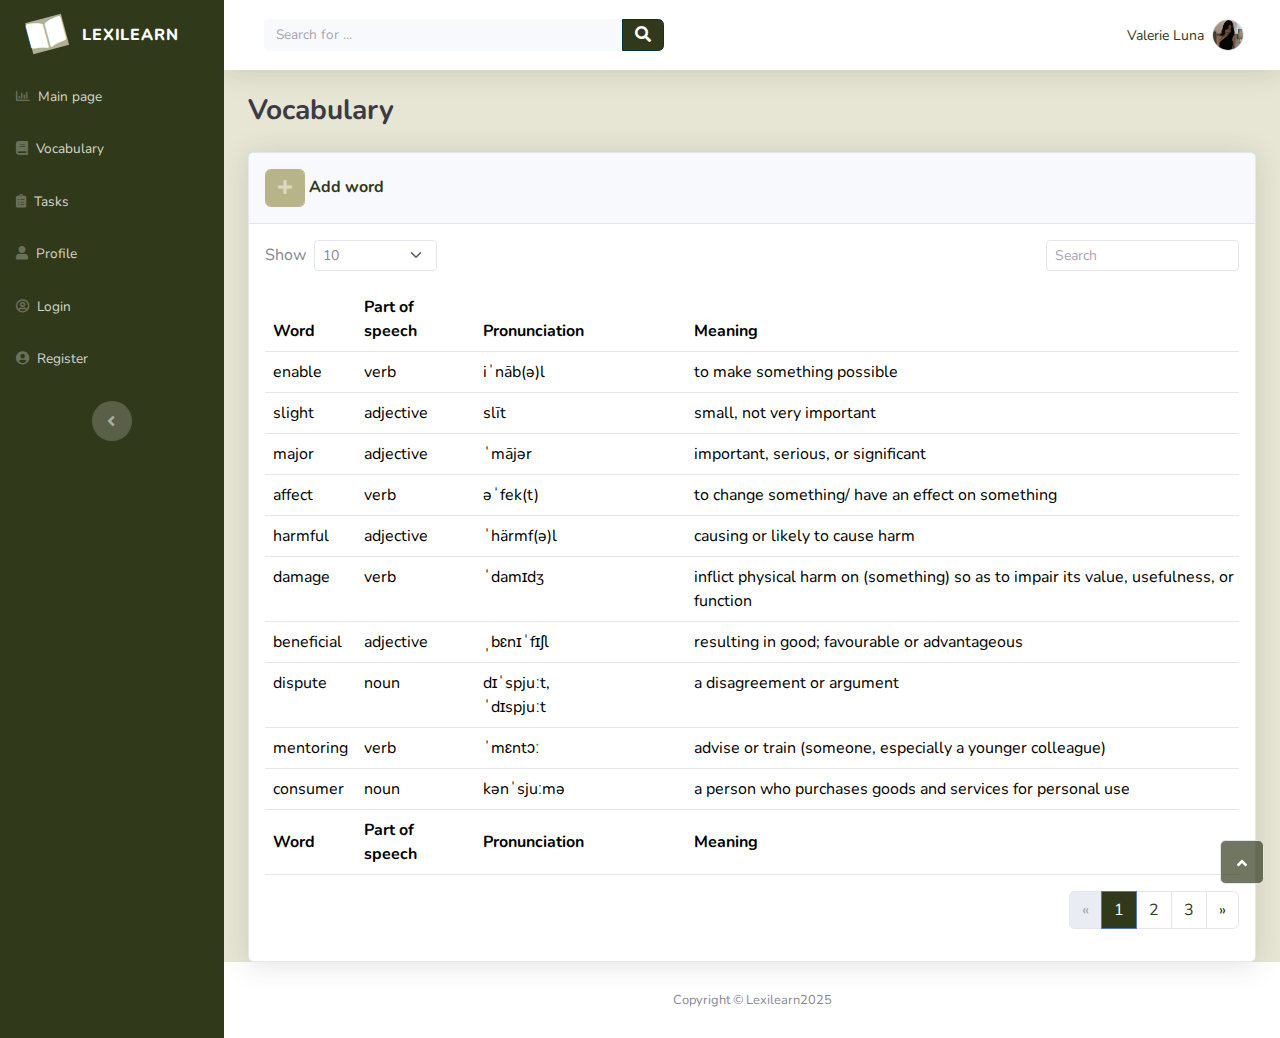
<file: vocabulary.html>
<!DOCTYPE html>
<html data-bs-theme="light" lang="en">
<head>
  <meta charset="utf-8">
  <meta name="viewport" content="width=device-width, initial-scale=1.0, shrink-to-fit=no">
  <title>Table - Brand</title>
  <meta name="description" content="LexiLearn – розумний шлях до вільної англійської!">
  <link rel="stylesheet" href="assets/bootstrap/css/bootstrap.min.css">
  <link rel="stylesheet" href="https://fonts.googleapis.com/css?family=Nunito:200,200i,300,300i,400,400i,600,600i,700,700i,800,800i,900,900i&amp;display=swap">
  <link rel="stylesheet" href="assets/fonts/fontawesome-all.min.css">
  <link rel="stylesheet" href="assets/css/bs-theme-overrides.css">
  <link rel="stylesheet" href="assets/css/Articles-Cards-images.css">
  <link rel="stylesheet" href="assets/css/untitled.css">
</head>
<body id="page-top">
  <div id="wrapper">
    <nav class="navbar align-items-start sidebar sidebar-dark accordion bg-gradient-primary p-0 navbar-dark" style="background: rgb(49,57,27);">
      <div class="container-fluid d-flex flex-column p-0">
        <a class="navbar-brand d-flex justify-content-center align-items-center sidebar-brand m-0" href="#">
          <div class="sidebar-brand-icon rotate-n-15">
            <i class="fas fa-book-open" style="background: rgba(224,221,195,0.72);"></i>
          </div>
          <div class="sidebar-brand-text mx-3"><span>Lexilearn</span></div>
        </a>
        <hr class="sidebar-divider my-0">
        <ul class="navbar-nav text-light" id="accordionSidebar">
          <li class="nav-item">
            <a class="nav-link" href="https://clemence25.github.io/Web-design/index.html">
              <i class="far fa-chart-bar"></i>
              <span>Main page</span>
            </a>
          </li>
          <li class="nav-item">
            <a class="nav-link" href="https://clemence25.github.io/Web-design/vocabulary.html">
              <i class="fas fa-book"></i>
              <span>Vocabulary</span>
            </a>
            <a class="nav-link" href="https://clemence25.github.io/Web-design/tasks.html">
              <i class="fas fa-clipboard-list"></i>
              <span>Tasks</span>
            </a>
            <a class="nav-link" href="https://clemence25.github.io/Web-design/profile.html">
              <i class="fas fa-user"></i>
              <span>Profile</span>
            </a>
          </li>
          <li class="nav-item"></li>
          <li class="nav-item">
            <a class="nav-link" href="https://clemence25.github.io/Web-design/login.html">
              <i class="far fa-user-circle"></i>
              <span>Login</span>
            </a>
          </li>
          <li class="nav-item">
            <a class="nav-link" href="https://clemence25.github.io/Web-design/register.html">
              <i class="fas fa-user-circle"></i>
              <span>Register</span>
            </a>
          </li>
        </ul>
        <div class="text-center d-none d-md-inline">
          <button class="btn rounded-circle border-0" id="sidebarToggle" type="button"></button>
        </div>
      </div>
    </nav>
    <div class="d-flex flex-column" id="content-wrapper">
      <div id="content" style="background: rgba(224,221,195,0.72);">
        <nav class="navbar navbar-expand bg-white shadow mb-4 topbar" style="background: rgba(224,221,195,0.72);">
          <div class="container-fluid">
            <button class="btn btn-link d-md-none rounded-circle me-3" id="sidebarToggleTop" type="button">
              <i class="fas fa-bars"></i>
            </button>
            <form class="d-none d-sm-inline-block me-auto ms-md-3 my-2 my-md-0 mw-100 navbar-search">
              <div class="input-group">
                <input class="bg-light form-control border-0 small" type="text" placeholder="Search for ...">
                <button class="btn btn-primary py-0" type="button" style="background: #31391b;">
                  <i class="fas fa-search"></i>
                </button>
              </div>
            </form>
            <ul class="navbar-nav flex-nowrap ms-auto">
              <li class="nav-item dropdown no-arrow">
                <div class="nav-item dropdown no-arrow">
                  <a class="dropdown-toggle nav-link" aria-expanded="false" data-bs-toggle="dropdown" href="#">
                    <span class="d-none d-lg-inline me-2 text-gray-600 small">
                      <span style="color: rgb(49, 57, 27);">Valerie Luna</span>
                    </span>
                    <img class="border rounded-circle img-profile" src="assets/img/avatars/avatar1.jpeg">
                  </a>
                  <div class="dropdown-menu shadow dropdown-menu-end animated--grow-in">
                    <a class="dropdown-item" href="#">
                      <i class="fas fa-user fa-sm fa-fw me-2 text-gray-400"></i>&nbsp;Profile
                    </a>
                    <a class="dropdown-item" href="#">
                      <i class="fas fa-cogs fa-sm fa-fw me-2 text-gray-400"></i>&nbsp;Settings
                    </a>
                    <a class="dropdown-item" href="#">
                      <i class="fas fa-list fa-sm fa-fw me-2 text-gray-400"></i>&nbsp;Activity log
                    </a>
                    <div class="dropdown-divider"></div>
                    <a class="dropdown-item" href="#">
                      <i class="fas fa-sign-out-alt fa-sm fa-fw me-2 text-gray-400"></i>&nbsp;Logout
                    </a>
                  </div>
                </div>
              </li>
            </ul>
          </div>
        </nav>
        <div class="container-fluid">
          <h3 class="text-dark mb-4"><strong>Vocabulary</strong></h3>
          <div class="card shadow">
            <div class="card-header py-3">
              <p class="text-primary m-0 fw-bold">
                <a id="addWordBtn" class="btn btn-success btn-icon-split" role="button" data-bs-toggle="modal" data-bs-target="#addWordModal" style="border-color: #b7b48a;">
                  <span class="text-white-50 icon" style="background: #b7b48a;border-color: rgb(183,180,138);">
                    <i class="fas fa-plus"></i>
                  </span>
                </a>
                <span style="color: rgb(49, 57, 27);">Add word</span>
              </p>
            </div>
            <div class="card-body">
              <div class="row">
                <div class="col-md-6 text-nowrap">
                  <div id="dataTable_length" class="dataTables_length" aria-controls="dataTable">
                    <label class="form-label">Show&nbsp;
                      <select class="d-inline-block form-select form-select-sm">
                        <option value="10" selected>10</option>
                        <option value="25">25</option>
                        <option value="50">50</option>
                        <option value="100">100</option>
                      </select>&nbsp;
                    </label>
                  </div>
                </div>
                <div class="col-md-6">
                  <div class="text-md-end dataTables_filter" id="dataTable_filter">
                    <label class="form-label">
                      <input type="search" class="form-control form-control-sm" aria-controls="dataTable" placeholder="Search">
                    </label>
                  </div>
                </div>
              </div>
              <div class="table-responsive table mt-2" id="dataTableContainer" role="grid" aria-describedby="dataTable_info">
                <table class="table my-0" id="dataTable">
                  <thead>
                    <tr>
                      <th>Word</th>
                      <th>Part of speech</th>
                      <th>Pronunciation</th>
                      <th style="transform: translate(64px);">Meaning</th>
                    </tr>
                  </thead>
                  <tbody>
                  </tbody>
                  <tfoot>
                    <tr>
                      <td><strong>Word</strong></td>
                      <td><strong>Part of speech</strong></td>
                      <td><strong>Pronunciation</strong></td>
                      <td style="transform: translate(64px);"><strong>Meaning</strong></td>
                    </tr>
                  </tfoot>
                </table>
              </div>
              <div class="row">
                <div class="col-md-6 align-self-center">
                  <p id="dataTable_info" class="dataTables_info" role="status" aria-live="polite"></p>
                </div>
                <div class="col-md-6">
                  <nav class="d-lg-flex justify-content-lg-end dataTables_paginate paging_simple_numbers">
                    <ul class="pagination">
                      <li class="page-item disabled">
                        <a class="page-link" aria-label="Previous" href="#">
                          <span aria-hidden="true">«</span>
                        </a>
                      </li>
                      <li class="page-item active"><a class="page-link" href="#">1</a></li>
                      <li class="page-item"><a class="page-link" href="#">2</a></li>
                      <li class="page-item"><a class="page-link" href="#">3</a></li>
                      <li class="page-item">
                        <a class="page-link" aria-label="Next" href="#">
                          <span aria-hidden="true">»</span>
                        </a>
                      </li>
                    </ul>
                  </nav>
                </div>
              </div>
            </div>
          </div>
        </div>
      </div>
      <footer class="bg-white sticky-footer">
        <div class="container my-auto">
          <div class="text-center my-auto copyright">
            <span>Copyright © Lexilearn2025</span>
          </div>
        </div>
      </footer>
    </div>
    <a class="border rounded d-inline scroll-to-top" href="#page-top" style="background: rgba(49,57,27,0.69);">
      <i class="fas fa-angle-up"></i>
    </a>
  </div>

  <div class="modal fade" id="addWordModal" tabindex="-1" aria-labelledby="addWordModalLabel" aria-hidden="true">
    <div class="modal-dialog">
      <div class="modal-content">
        <div class="modal-header">
          <h5 class="modal-title" id="addWordModalLabel">Add New Word</h5>
          <button type="button" class="btn-close" data-bs-dismiss="modal" aria-label="Close"></button>
        </div>
        <div class="modal-body">
          <form id="addWordForm">
            <div class="mb-3">
              <label for="wordInput" class="form-label">Word</label>
              <input type="text" class="form-control" id="wordInput" required>
            </div>
            <div class="mb-3">
              <label for="partInput" class="form-label">Part of Speech</label>
              <input type="text" class="form-control" id="partInput" required>
            </div>
            <div class="mb-3">
              <label for="pronunciationInput" class="form-label">Pronunciation</label>
              <input type="text" class="form-control" id="pronunciationInput" required>
            </div>
            <div class="mb-3">
              <label for="meaningInput" class="form-label">Meaning</label>
              <input type="text" class="form-control" id="meaningInput" required>
            </div>
          </form>
        </div>
        <div class="modal-footer">
          <button type="button" class="btn btn-secondary" data-bs-dismiss="modal">Close</button>
          <button type="button" id="saveWordBtn" class="btn btn-primary">Save</button>
        </div>
      </div>
    </div>
  </div>

  <script src="assets/bootstrap/js/bootstrap.min.js"></script>
  <script src="assets/js/theme.js"></script>
  <script src="assets/js/vocabulary.js"></script>
</body>
</html>
</file>
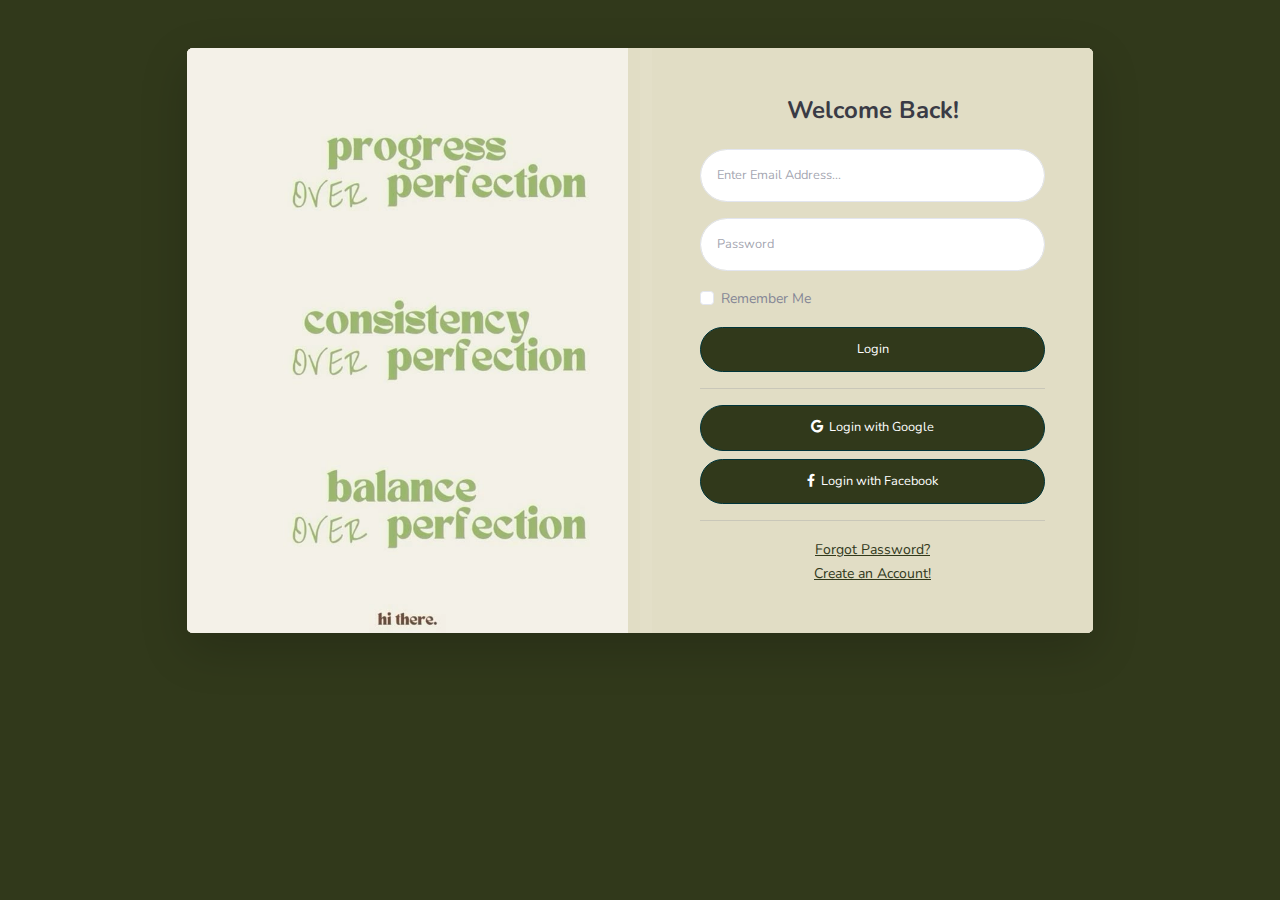
<file: Lab1/login.html>
<!DOCTYPE html>
<html data-bs-theme="light" lang="en">

<head>
    <meta charset="utf-8">
    <meta name="viewport" content="width=device-width, initial-scale=1.0, shrink-to-fit=no">
    <title>Login - Brand</title>
    <meta name="description" content="LexiLearn – розумний шлях до вільної англійської! 

LexiLearn – це сучасна платформа для ефективного вивчення англійської мови та розширення словникового запасу. Завдяки інтерактивним методам навчання ти зможеш легко запам’ятовувати нові слова та покращувати свої мовні навички.  

✨ Що пропонує LexiLearn?  
* Режим вивчення – асоціативні картки, аудіо-вимова та практичні приклади.  
* Контроль знань – тести, ігри та вправи для перевірки запам’ятовування.  
* Персоналізоване навчання – алгоритми підлаштовуються під твій рівень.  
* Зручний доступ – навчайся будь-де та будь-коли.  

LexiLearn – вчи англійську легко, швидко та цікаво! 🚀📚">
    <link rel="stylesheet" href="assets/bootstrap/css/bootstrap.min.css">
    <link rel="stylesheet" href="https://fonts.googleapis.com/css?family=Nunito:200,200i,300,300i,400,400i,600,600i,700,700i,800,800i,900,900i&amp;display=swap">
    <link rel="stylesheet" href="assets/fonts/fontawesome-all.min.css">
    <link rel="stylesheet" href="assets/css/bs-theme-overrides.css">
    <link rel="stylesheet" href="assets/css/Articles-Cards-images.css">
    <link rel="stylesheet" href="assets/css/untitled.css">
</head>

<body class="bg-gradient-primary" style="background: #31391b;">
    <div class="container">
        <div class="row justify-content-center">
            <div class="col-md-9 col-lg-12 col-xl-10" style="background: #31391b;">
                <div class="card shadow-lg o-hidden border-0 my-5">
                    <div class="card-body p-0">
                        <div class="row">
                            <div class="col-lg-6 d-none d-lg-flex" style="background: #e1ddc5;">
                                <div class="flex-grow-1 bg-login-image" style="background-image: url(&quot;assets/img/pics/image2.jpeg&quot;);"></div>
                            </div>
                            <div class="col-lg-6" style="background: rgb(227,223,200);">
                                <div class="p-5" style="background: rgba(224,221,195,0.72);">
                                    <div class="text-center">
                                        <h4 class="text-dark mb-4"><strong>Welcome Back!</strong></h4>
                                    </div>
                                    <form class="user">
                                        <div class="mb-3"><input class="form-control form-control-user" type="email" id="exampleInputEmail" aria-describedby="emailHelp" placeholder="Enter Email Address..." name="email"></div>
                                        <div class="mb-3"><input class="form-control form-control-user" type="password" id="exampleInputPassword" placeholder="Password" name="password"></div>
                                        <div class="mb-3">
                                            <div class="custom-checkbox small">
                                                <div class="form-check"><input class="form-check-input" type="checkbox" id="formCheck-1"><label class="form-check-label" for="formCheck-1">Remember Me</label></div>
                                            </div>
                                        </div><button class="btn btn-primary d-block btn-user w-100" type="submit" style="background: #31391b;">Login</button>
                                        <hr><a class="btn btn-primary d-block btn-google btn-user w-100 mb-2" role="button" style="background: #31391b;"><i class="fab fa-google"></i>&nbsp; Login with Google</a><a class="btn btn-primary d-block btn-facebook btn-user w-100" role="button" style="background: #31391b;"><i class="fab fa-facebook-f"></i>&nbsp; Login with Facebook</a>
                                        <hr>
                                    </form>
                                    <div class="text-center"><a class="small" href="forgot-password.html"><span style="color: rgb(49, 57, 27);">Forgot Password?</span></a></div>
                                    <div class="text-center"><a class="small" href="register.html"><span style="color: rgb(49, 57, 27);">Create an Account!</span></a></div>
                                </div>
                            </div>
                        </div>
                    </div>
                </div>
            </div>
        </div>
    </div>
    <script src="assets/bootstrap/js/bootstrap.min.js"></script>
    <script src="assets/js/theme.js"></script>
</body>

</html>
</file>
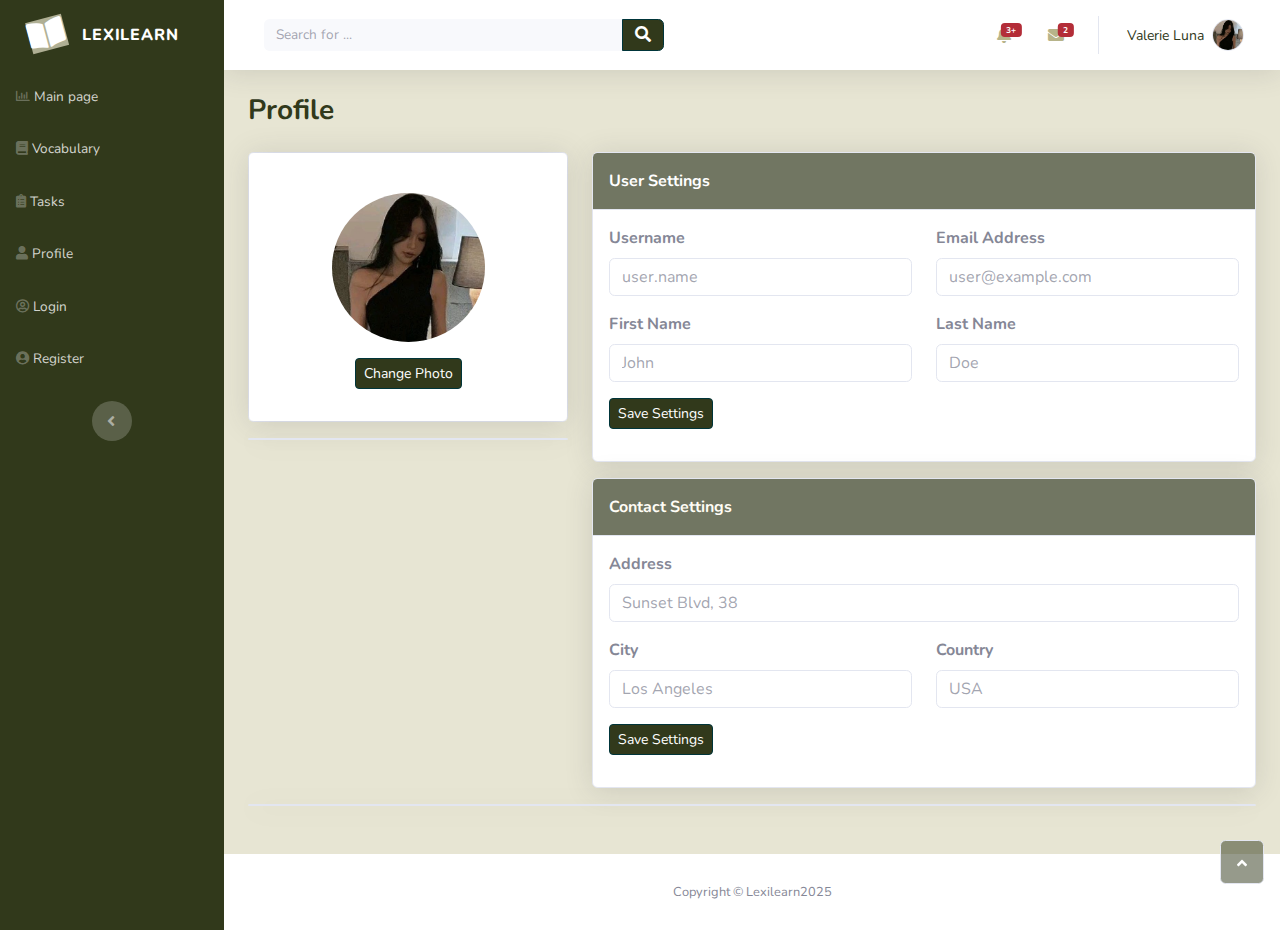
<file: Lab1/profile.html>
<!DOCTYPE html>
<html data-bs-theme="light" lang="en">

<head>
    <meta charset="utf-8">
    <meta name="viewport" content="width=device-width, initial-scale=1.0, shrink-to-fit=no">
    <title>Profile - Brand</title>
    <meta name="description" content="LexiLearn – розумний шлях до вільної англійської! 

LexiLearn – це сучасна платформа для ефективного вивчення англійської мови та розширення словникового запасу. Завдяки інтерактивним методам навчання ти зможеш легко запам’ятовувати нові слова та покращувати свої мовні навички.  

✨ Що пропонує LexiLearn?  
* Режим вивчення – асоціативні картки, аудіо-вимова та практичні приклади.  
* Контроль знань – тести, ігри та вправи для перевірки запам’ятовування.  
* Персоналізоване навчання – алгоритми підлаштовуються під твій рівень.  
* Зручний доступ – навчайся будь-де та будь-коли.  

LexiLearn – вчи англійську легко, швидко та цікаво! 🚀📚">
    <link rel="stylesheet" href="assets/bootstrap/css/bootstrap.min.css">
    <link rel="stylesheet" href="https://fonts.googleapis.com/css?family=Nunito:200,200i,300,300i,400,400i,600,600i,700,700i,800,800i,900,900i&amp;display=swap">
    <link rel="stylesheet" href="assets/fonts/fontawesome-all.min.css">
    <link rel="stylesheet" href="assets/css/bs-theme-overrides.css">
    <link rel="stylesheet" href="assets/css/Articles-Cards-images.css">
    <link rel="stylesheet" href="assets/css/untitled.css">
</head>

<body id="page-top">
    <div id="wrapper">
        <nav class="navbar align-items-start sidebar sidebar-dark accordion bg-gradient-primary p-0 navbar-dark" style="background: rgb(49,57,27);">
            <div class="container-fluid d-flex flex-column p-0"><a class="navbar-brand d-flex justify-content-center align-items-center sidebar-brand m-0" href="#">
                    <div class="sidebar-brand-icon rotate-n-15"><i class="fas fa-book-open" style="background: rgba(224,221,195,0.72);"></i></div>
                    <div class="sidebar-brand-text mx-3"><span>Lexilearn</span></div>
                </a>
                <hr class="sidebar-divider my-0">
                <ul class="navbar-nav text-light" id="accordionSidebar">
                    <li class="nav-item"><a class="nav-link" href="https://clemence25.github.io/Web-design/index.html"><i class="far fa-chart-bar"></i><span>Main page</span></a></li>
                    <li class="nav-item"><a class="nav-link" href="https://clemence25.github.io/Web-design/vocabulary.html"><i class="fas fa-book"></i><span>Vocabulary</span></a><a class="nav-link" href="https://clemence25.github.io/Web-design/tasks.html"><i class="fas fa-clipboard-list"></i><span>Tasks</span></a><a class="nav-link" href="https://clemence25.github.io/Web-design/profile.html"><i class="fas fa-user"></i><span>Profile</span></a></li>
                    <li class="nav-item"></li>
                    <li class="nav-item"><a class="nav-link" href="https://clemence25.github.io/Web-design/login.html"><i class="far fa-user-circle"></i><span>Login</span></a></li>
                    <li class="nav-item"><a class="nav-link" href="https://clemence25.github.io/Web-design/register.html"><i class="fas fa-user-circle"></i><span>Register</span></a></li>
                </ul>
                <div class="text-center d-none d-md-inline"><button class="btn rounded-circle border-0" id="sidebarToggle" type="button"></button></div>
            </div>
        </nav>
        <div class="d-flex flex-column" id="content-wrapper">
            <div id="content" style="background: rgba(224,221,195,0.72);">
                <nav class="navbar navbar-expand bg-white shadow mb-4 topbar" style="background: rgba(224,221,195,0.72);">
                    <div class="container-fluid"><button class="btn btn-link d-md-none rounded-circle me-3" id="sidebarToggleTop" type="button"><i class="fas fa-bars"></i></button>
                        <form class="d-none d-sm-inline-block me-auto ms-md-3 my-2 my-md-0 mw-100 navbar-search">
                            <div class="input-group"><input class="bg-light form-control border-0 small" type="text" placeholder="Search for ..."><button class="btn btn-primary py-0" type="button" style="background: #31391b;"><i class="fas fa-search"></i></button></div>
                        </form>
                        <ul class="navbar-nav flex-nowrap ms-auto">
                            <li class="nav-item dropdown show d-sm-none no-arrow"><a class="dropdown-toggle nav-link" aria-expanded="true" data-bs-toggle="dropdown" href="#"><i class="fas fa-search"></i></a>
                                <div class="dropdown-menu show dropdown-menu-end p-3 animated--grow-in" data-bs-popper="none" aria-labelledby="searchDropdown">
                                    <form class="me-auto navbar-search w-100">
                                        <div class="input-group"><input class="bg-light border-0 form-control small" type="text" placeholder="Search for ..."><button class="btn btn-primary" type="button"><i class="fas fa-search"></i></button></div>
                                    </form>
                                </div>
                            </li>
                            <li class="nav-item dropdown no-arrow mx-1">
                                <div class="nav-item dropdown no-arrow"><a class="dropdown-toggle nav-link" aria-expanded="false" data-bs-toggle="dropdown" href="#"><span class="badge bg-danger badge-counter">3+</span><i class="fas fa-bell fa-fw" style="color: #b7b48a;"></i></a>
                                    <div class="dropdown-menu dropdown-menu-end dropdown-list animated--grow-in">
                                        <h6 class="dropdown-header" style="background: #31391b;border-color: #31391b;">alerts center</h6><a class="dropdown-item d-flex align-items-center" href="#">
                                            <div class="me-3">
                                                <div class="icon-circle" style="background: #b7b48a;"><i class="fas fa-file-alt text-white"></i></div>
                                            </div>
                                            <div><span class="small text-gray-500">January, 2025</span>
                                                <p>A new monthly report is ready to download!</p>
                                            </div>
                                        </a><a class="dropdown-item d-flex align-items-center" href="#">
                                            <div class="me-3">
                                                <div class="bg-info icon-circle" style="background: #b7b48a;border-color: #b7b48a;"><i class="fas fa-clipboard-list text-white"></i></div>
                                            </div>
                                            <div><span class="small text-gray-500">February 19, 2025</span>
                                                <p>The next lessons are out. Please check them in your Tasks!</p>
                                            </div>
                                        </a><a class="dropdown-item d-flex align-items-center" href="#">
                                            <div class="me-3">
                                                <div class="bg-warning icon-circle"><i class="fas fa-exclamation text-white"></i></div>
                                            </div>
                                            <div><span class="small text-gray-500">February 20, 2025, 10:25 AM</span>
                                                <p>The Reading lesson will start soon! Please check it in your To do list.</p>
                                            </div>
                                        </a><a class="dropdown-item text-center small text-gray-500" href="#">Show All Alerts</a>
                                    </div>
                                </div>
                            </li>
                            <li class="nav-item dropdown no-arrow mx-1"><div class="nav-item dropdown no-arrow"><a class="dropdown-toggle nav-link" aria-expanded="false" data-bs-toggle="dropdown" href="#"><span class="badge bg-danger badge-counter">2</span><i class="fas fa-envelope fa-fw" style="color: #b7b48a;"></i></a>
    <div class="dropdown-menu dropdown-menu-end dropdown-list animated--grow-in">
        <h6 class="dropdown-header" style="background: #31391b;">Message center</h6><a class="dropdown-item d-flex align-items-center" href="#">
            <div class="dropdown-list-image me-3"><img class="rounded-circle" src="assets/img/tasks/task1.jpeg" />
                <div class="bg-success status-indicator"></div>
            </div>
            <div class="fw-bold">
                <div class="text-truncate"><span>Hi there! You have a review on your homework for Reading lesson (C1 level).</span></div>
                <p class="small text-gray-500 mb-0">Emily Fowler - 58m</p>
            </div>
        </a><a class="dropdown-item d-flex align-items-center" href="#">
            <div class="dropdown-list-image me-3"><img class="rounded-circle" src="assets/img/tasks/task2.jpeg" />
                <div class="status-indicator"></div>
            </div>
            <div class="fw-bold">
                <div class="text-truncate"><span>Hi there! You have a revieview</span></div>
                <p class="small text-gray-500 mb-0">Jae Chun - 1d</p>
            </div>
        </a><a class="dropdown-item text-center small text-gray-500" href="#">Show All Messages</a>
    </div>
</div>
                                <div class="shadow dropdown-list dropdown-menu dropdown-menu-end" aria-labelledby="alertsDropdown"></div>
                            </li>
                            <div class="d-none d-sm-block topbar-divider"></div>
                            <li class="nav-item dropdown no-arrow">
                                <div class="nav-item dropdown no-arrow"><a class="dropdown-toggle nav-link" aria-expanded="false" data-bs-toggle="dropdown" href="#"><span class="d-none d-lg-inline me-2 text-gray-600 small"><span style="color: rgb(49, 57, 27);">Valerie Luna</span></span><img class="border rounded-circle img-profile" src="assets/img/avatars/avatar1.jpeg"></a>
                                    <div class="dropdown-menu shadow dropdown-menu-end animated--grow-in"><a class="dropdown-item" href="#"><i class="fas fa-user fa-sm fa-fw me-2 text-gray-400"></i>&nbsp;Profile</a><a class="dropdown-item" href="#"><i class="fas fa-cogs fa-sm fa-fw me-2 text-gray-400"></i>&nbsp;Settings</a><a class="dropdown-item" href="#"><i class="fas fa-list fa-sm fa-fw me-2 text-gray-400"></i>&nbsp;Activity log</a>
                                        <div class="dropdown-divider"></div><a class="dropdown-item" href="#"><i class="fas fa-sign-out-alt fa-sm fa-fw me-2 text-gray-400"></i>&nbsp;Logout</a>
                                    </div>
                                </div>
                            </li>
                        </ul>
                    </div>
                </nav>
                <div class="container-fluid">
                    <h3 class="text-dark mb-4"><strong><span style="color: rgb(49, 57, 27);">Profile</span></strong></h3>
                    <div class="row mb-3">
                        <div class="col-lg-4">
                            <div class="card mb-3">
                                <div class="card-body text-center shadow"><img class="rounded-circle mb-3 mt-4" src="assets/img/avatars/avatar1.jpeg" width="153" height="149">
                                    <div class="mb-3"><button class="btn btn-primary btn-sm" type="button" style="background: #31391b;">Change Photo</button></div>
                                </div>
                            </div>
                            <div class="card shadow mb-4"></div>
                        </div>
                        <div class="col-lg-8">
                            <div class="row mb-3 d-none">
                                <div class="col">
                                    <div class="card text-white bg-primary shadow">
                                        <div class="card-body">
                                            <div class="row mb-2">
                                                <div class="col">
                                                    <p class="m-0">Peformance</p>
                                                    <p class="m-0"><strong>65.2%</strong></p>
                                                </div>
                                                <div class="col-auto"><i class="fas fa-rocket fa-2x"></i></div>
                                            </div>
                                            <p class="text-white-50 small m-0"><i class="fas fa-arrow-up"></i>&nbsp;5% since last month</p>
                                        </div>
                                    </div>
                                </div>
                                <div class="col">
                                    <div class="card text-white bg-success shadow">
                                        <div class="card-body">
                                            <div class="row mb-2">
                                                <div class="col">
                                                    <p class="m-0">Peformance</p>
                                                    <p class="m-0"><strong>65.2%</strong></p>
                                                </div>
                                                <div class="col-auto"><i class="fas fa-rocket fa-2x"></i></div>
                                            </div>
                                            <p class="text-white-50 small m-0"><i class="fas fa-arrow-up"></i>&nbsp;5% since last month</p>
                                        </div>
                                    </div>
                                </div>
                            </div>
                            <div class="row">
                                <div class="col">
                                    <div class="card shadow mb-3">
                                        <div class="card-header py-3" style="background: rgba(49,57,27,0.69);">
                                            <p class="text-primary m-0 fw-bold"><span style="color: rgb(255, 255, 255);">User Settings</span></p>
                                        </div>
                                        <div class="card-body">
                                            <form>
                                                <div class="row">
                                                    <div class="col">
                                                        <div class="mb-3"><label class="form-label" for="username"><strong>Username</strong></label><input class="form-control" type="text" id="username" placeholder="user.name" name="username"></div>
                                                    </div>
                                                    <div class="col">
                                                        <div class="mb-3"><label class="form-label" for="email"><strong>Email Address</strong></label><input class="form-control" type="email" id="email" placeholder="user@example.com" name="email"></div>
                                                    </div>
                                                </div>
                                                <div class="row">
                                                    <div class="col">
                                                        <div class="mb-3"><label class="form-label" for="first_name"><strong>First Name</strong></label><input class="form-control" type="text" id="first_name" placeholder="John" name="first_name"></div>
                                                    </div>
                                                    <div class="col">
                                                        <div class="mb-3"><label class="form-label" for="last_name"><strong>Last Name</strong></label><input class="form-control" type="text" id="last_name" placeholder="Doe" name="last_name"></div>
                                                    </div>
                                                </div>
                                                <div class="mb-3"><button class="btn btn-primary btn-sm" type="submit" style="background: #31391b;">Save Settings</button></div>
                                            </form>
                                        </div>
                                    </div>
                                    <div class="card shadow">
                                        <div class="card-header py-3" style="color: rgba(224,221,195,0.72);background: rgb(113,118,98);">
                                            <p class="text-primary m-0 fw-bold"><span style="color: rgb(255, 253, 245);">Contact Settings</span></p>
                                        </div>
                                        <div class="card-body">
                                            <form>
                                                <div class="mb-3"><label class="form-label" for="address"><strong>Address</strong></label><input class="form-control" type="text" id="address" placeholder="Sunset Blvd, 38" name="address"></div>
                                                <div class="row">
                                                    <div class="col">
                                                        <div class="mb-3"><label class="form-label" for="city"><strong>City</strong></label><input class="form-control" type="text" id="city" placeholder="Los Angeles" name="city"></div>
                                                    </div>
                                                    <div class="col">
                                                        <div class="mb-3"><label class="form-label" for="country"><strong>Country</strong></label><input class="form-control" type="text" id="country" placeholder="USA" name="country"></div>
                                                    </div>
                                                </div>
                                                <div class="mb-3"><button class="btn btn-primary btn-sm" type="submit" style="background: #31391b;">Save&nbsp;Settings</button></div>
                                            </form>
                                        </div>
                                    </div>
                                </div>
                            </div>
                        </div>
                    </div>
                    <div class="card shadow mb-5"></div>
                </div>
            </div>
            <footer class="bg-white sticky-footer">
                <div class="container my-auto">
                    <div class="text-center my-auto copyright"><span>Copyright © Lexilearn2025</span></div>
                </div>
            </footer>
        </div><a class="border rounded d-inline scroll-to-top" href="#page-top" style="background: rgba(49,57,27,0.51);"><i class="fas fa-angle-up"></i></a>
    </div>
    <script src="assets/bootstrap/js/bootstrap.min.js"></script>
    <script src="assets/js/theme.js"></script>
</body>

</html>
</file>
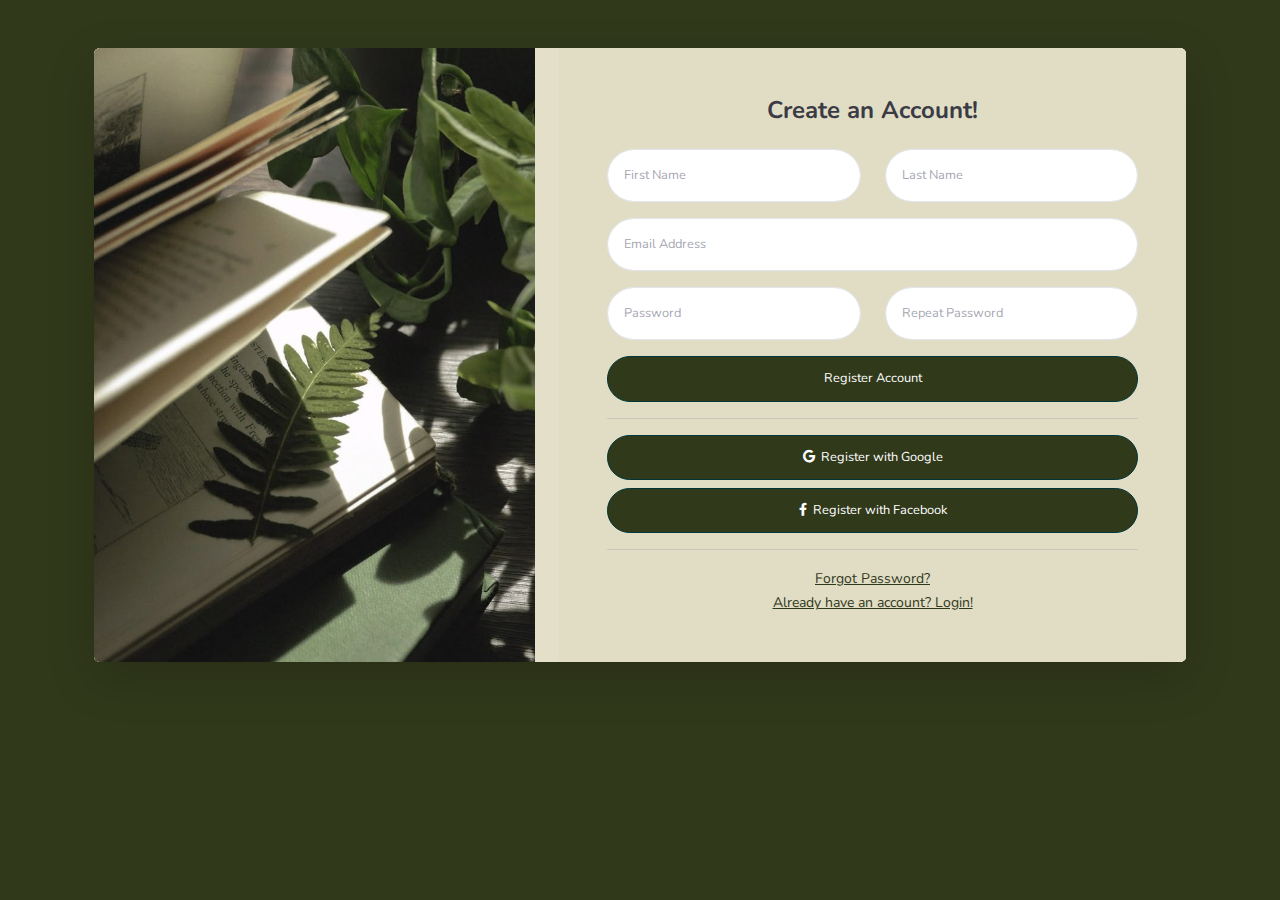
<file: Lab1/register.html>
<!DOCTYPE html>
<html data-bs-theme="light" lang="en" style="background: #31391b;">

<head>
    <meta charset="utf-8">
    <meta name="viewport" content="width=device-width, initial-scale=1.0, shrink-to-fit=no">
    <title>Register - Brand</title>
    <meta name="description" content="LexiLearn – розумний шлях до вільної англійської! 

LexiLearn – це сучасна платформа для ефективного вивчення англійської мови та розширення словникового запасу. Завдяки інтерактивним методам навчання ти зможеш легко запам’ятовувати нові слова та покращувати свої мовні навички.  

✨ Що пропонує LexiLearn?  
* Режим вивчення – асоціативні картки, аудіо-вимова та практичні приклади.  
* Контроль знань – тести, ігри та вправи для перевірки запам’ятовування.  
* Персоналізоване навчання – алгоритми підлаштовуються під твій рівень.  
* Зручний доступ – навчайся будь-де та будь-коли.  

LexiLearn – вчи англійську легко, швидко та цікаво! 🚀📚">
    <link rel="stylesheet" href="assets/bootstrap/css/bootstrap.min.css">
    <link rel="stylesheet" href="https://fonts.googleapis.com/css?family=Nunito:200,200i,300,300i,400,400i,600,600i,700,700i,800,800i,900,900i&amp;display=swap">
    <link rel="stylesheet" href="assets/fonts/fontawesome-all.min.css">
    <link rel="stylesheet" href="assets/css/bs-theme-overrides.css">
    <link rel="stylesheet" href="assets/css/Articles-Cards-images.css">
    <link rel="stylesheet" href="assets/css/untitled.css">
</head>

<body class="bg-gradient-primary" style="background: #31391b;">
    <div class="container" style="background: #31391b;">
        <div class="card shadow-lg o-hidden border-0 my-5">
            <div class="card-body p-0">
                <div class="row">
                    <div class="col-lg-5 d-none d-lg-flex" style="background: rgb(227,223,200);">
                        <div class="flex-grow-1 bg-register-image" style="background-image: url(&quot;assets/img/pics/image3.jpeg&quot;);"></div>
                    </div>
                    <div class="col-lg-7" style="background: rgb(227,223,200);">
                        <div class="p-5" style="background: rgba(224,221,195,0.72);">
                            <div class="text-center">
                                <h4 class="text-dark mb-4"><strong>Create an Account!</strong></h4>
                            </div>
                            <form class="user">
                                <div class="row mb-3">
                                    <div class="col-sm-6 mb-3 mb-sm-0"><input class="form-control form-control-user" type="text" id="exampleFirstName" placeholder="First Name" name="first_name"></div>
                                    <div class="col-sm-6"><input class="form-control form-control-user" type="text" id="exampleLastName" placeholder="Last Name" name="last_name"></div>
                                </div>
                                <div class="mb-3"><input class="form-control form-control-user" type="email" id="exampleInputEmail" aria-describedby="emailHelp" placeholder="Email Address" name="email"></div>
                                <div class="row mb-3">
                                    <div class="col-sm-6 mb-3 mb-sm-0"><input class="form-control form-control-user" type="password" id="examplePasswordInput" placeholder="Password" name="password"></div>
                                    <div class="col-sm-6"><input class="form-control form-control-user" type="password" id="exampleRepeatPasswordInput" placeholder="Repeat Password" name="password_repeat"></div>
                                </div><button class="btn btn-primary d-block btn-user w-100" type="submit" style="background: #31391b;">Register Account</button>
                                <hr><a class="btn btn-primary d-block btn-google btn-user w-100 mb-2" role="button" style="background: #31391b;"><i class="fab fa-google"></i>&nbsp; Register with Google</a><a class="btn btn-primary d-block btn-facebook btn-user w-100" role="button" style="background: #31391b;"><i class="fab fa-facebook-f"></i>&nbsp; Register with Facebook</a>
                                <hr>
                            </form>
                            <div class="text-center"><a class="small" href="forgot-password.html" style="color: #31391b;">Forgot Password?</a></div>
                            <div class="text-center"><a class="small" href="login.html" style="color: #31391b;">Already have an account? Login!</a></div>
                        </div>
                    </div>
                </div>
            </div>
        </div>
    </div>
    <script src="assets/bootstrap/js/bootstrap.min.js"></script>
    <script src="assets/js/theme.js"></script>
</body>

</html>
</file>
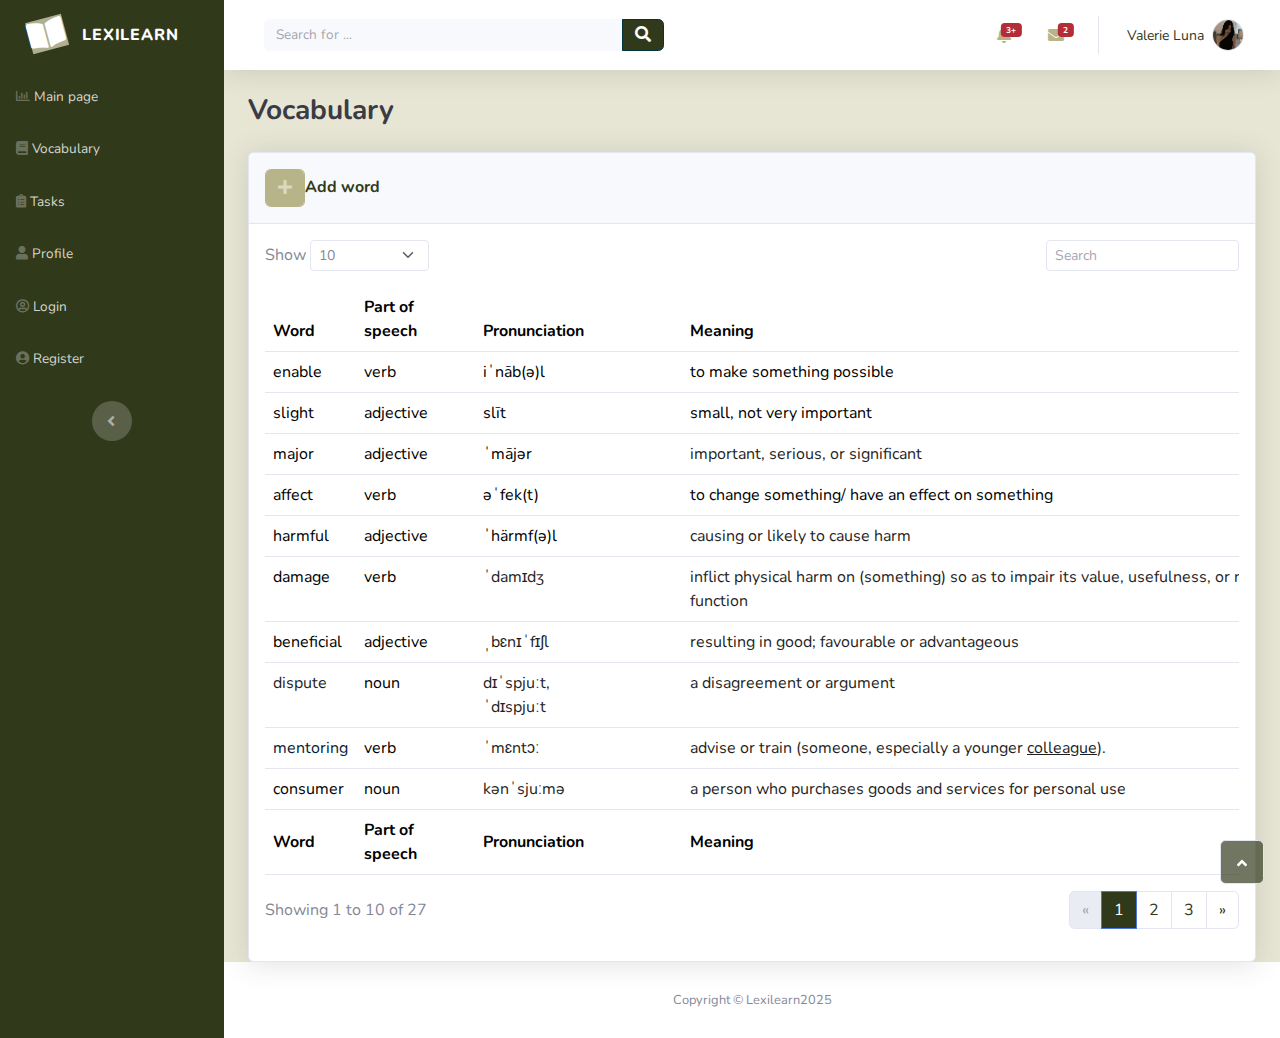
<file: Lab1/vocabulary.html>
<!DOCTYPE html>
<html data-bs-theme="light" lang="en">

<head>
    <meta charset="utf-8">
    <meta name="viewport" content="width=device-width, initial-scale=1.0, shrink-to-fit=no">
    <title>Table - Brand</title>
    <meta name="description" content="LexiLearn – розумний шлях до вільної англійської! 

LexiLearn – це сучасна платформа для ефективного вивчення англійської мови та розширення словникового запасу. Завдяки інтерактивним методам навчання ти зможеш легко запам’ятовувати нові слова та покращувати свої мовні навички.  

✨ Що пропонує LexiLearn?  
* Режим вивчення – асоціативні картки, аудіо-вимова та практичні приклади.  
* Контроль знань – тести, ігри та вправи для перевірки запам’ятовування.  
* Персоналізоване навчання – алгоритми підлаштовуються під твій рівень.  
* Зручний доступ – навчайся будь-де та будь-коли.  

LexiLearn – вчи англійську легко, швидко та цікаво! 🚀📚">
    <link rel="stylesheet" href="assets/bootstrap/css/bootstrap.min.css">
    <link rel="stylesheet" href="https://fonts.googleapis.com/css?family=Nunito:200,200i,300,300i,400,400i,600,600i,700,700i,800,800i,900,900i&amp;display=swap">
    <link rel="stylesheet" href="assets/fonts/fontawesome-all.min.css">
    <link rel="stylesheet" href="assets/css/bs-theme-overrides.css">
    <link rel="stylesheet" href="assets/css/Articles-Cards-images.css">
    <link rel="stylesheet" href="assets/css/untitled.css">
</head>

<body id="page-top">
    <div id="wrapper">
        <nav class="navbar align-items-start sidebar sidebar-dark accordion bg-gradient-primary p-0 navbar-dark" style="background: rgb(49,57,27);">
            <div class="container-fluid d-flex flex-column p-0"><a class="navbar-brand d-flex justify-content-center align-items-center sidebar-brand m-0" href="#">
                    <div class="sidebar-brand-icon rotate-n-15"><i class="fas fa-book-open" style="background: rgba(224,221,195,0.72);"></i></div>
                    <div class="sidebar-brand-text mx-3"><span>Lexilearn</span></div>
                </a>
                <hr class="sidebar-divider my-0">
                <ul class="navbar-nav text-light" id="accordionSidebar">
                    <li class="nav-item"><a class="nav-link" href="https://clemence25.github.io/Web-design/index.html"><i class="far fa-chart-bar"></i><span>Main page</span></a></li>
                    <li class="nav-item"><a class="nav-link" href="https://clemence25.github.io/Web-design/vocabulary.html"><i class="fas fa-book"></i><span>Vocabulary</span></a><a class="nav-link" href="https://clemence25.github.io/Web-design/tasks.html"><i class="fas fa-clipboard-list"></i><span>Tasks</span></a><a class="nav-link" href="https://clemence25.github.io/Web-design/profile.html"><i class="fas fa-user"></i><span>Profile</span></a></li>
                    <li class="nav-item"></li>
                    <li class="nav-item"><a class="nav-link" href="https://clemence25.github.io/Web-design/login.html"><i class="far fa-user-circle"></i><span>Login</span></a></li>
                    <li class="nav-item"><a class="nav-link" href="https://clemence25.github.io/Web-design/register.html"><i class="fas fa-user-circle"></i><span>Register</span></a></li>
                </ul>
                <div class="text-center d-none d-md-inline"><button class="btn rounded-circle border-0" id="sidebarToggle" type="button"></button></div>
            </div>
        </nav>
        <div class="d-flex flex-column" id="content-wrapper">
            <div id="content" style="background: rgba(224,221,195,0.72);">
                <nav class="navbar navbar-expand bg-white shadow mb-4 topbar" style="background: rgba(224,221,195,0.72);">
                    <div class="container-fluid"><button class="btn btn-link d-md-none rounded-circle me-3" id="sidebarToggleTop" type="button"><i class="fas fa-bars"></i></button>
                        <form class="d-none d-sm-inline-block me-auto ms-md-3 my-2 my-md-0 mw-100 navbar-search">
                            <div class="input-group"><input class="bg-light form-control border-0 small" type="text" placeholder="Search for ..."><button class="btn btn-primary py-0" type="button" style="background: #31391b;"><i class="fas fa-search"></i></button></div>
                        </form>
                        <ul class="navbar-nav flex-nowrap ms-auto">
                            <li class="nav-item dropdown show d-sm-none no-arrow"><a class="dropdown-toggle nav-link" aria-expanded="true" data-bs-toggle="dropdown" href="#"><i class="fas fa-search"></i></a>
                                <div class="dropdown-menu show dropdown-menu-end p-3 animated--grow-in" data-bs-popper="none" aria-labelledby="searchDropdown">
                                    <form class="me-auto navbar-search w-100">
                                        <div class="input-group"><input class="bg-light border-0 form-control small" type="text" placeholder="Search for ..."><button class="btn btn-primary" type="button"><i class="fas fa-search"></i></button></div>
                                    </form>
                                </div>
                            </li>
                            <li class="nav-item dropdown no-arrow mx-1">
                                <div class="nav-item dropdown no-arrow"><a class="dropdown-toggle nav-link" aria-expanded="false" data-bs-toggle="dropdown" href="#"><span class="badge bg-danger badge-counter">3+</span><i class="fas fa-bell fa-fw" style="color: #b7b48a;"></i></a>
                                    <div class="dropdown-menu dropdown-menu-end dropdown-list animated--grow-in">
                                        <h6 class="dropdown-header" style="background: #31391b;border-color: #31391b;">alerts center</h6><a class="dropdown-item d-flex align-items-center" href="#">
                                            <div class="me-3">
                                                <div class="icon-circle" style="background: #b7b48a;"><i class="fas fa-file-alt text-white"></i></div>
                                            </div>
                                            <div><span class="small text-gray-500">January, 2025</span>
                                                <p>A new monthly report is ready to download!</p>
                                            </div>
                                        </a><a class="dropdown-item d-flex align-items-center" href="#">
                                            <div class="me-3">
                                                <div class="bg-info icon-circle" style="background: #b7b48a;border-color: #b7b48a;"><i class="fas fa-clipboard-list text-white"></i></div>
                                            </div>
                                            <div><span class="small text-gray-500">February 19, 2025</span>
                                                <p>The next lessons are out. Please check them in your Tasks!</p>
                                            </div>
                                        </a><a class="dropdown-item d-flex align-items-center" href="#">
                                            <div class="me-3">
                                                <div class="bg-warning icon-circle"><i class="fas fa-exclamation text-white"></i></div>
                                            </div>
                                            <div><span class="small text-gray-500">February 20, 2025, 10:25 AM</span>
                                                <p>The Reading lesson will start soon! Please check it in your To do list.</p>
                                            </div>
                                        </a><a class="dropdown-item text-center small text-gray-500" href="#">Show All Alerts</a>
                                    </div>
                                </div>
                            </li>
                            <li class="nav-item dropdown no-arrow mx-1"><div class="nav-item dropdown no-arrow"><a class="dropdown-toggle nav-link" aria-expanded="false" data-bs-toggle="dropdown" href="#"><span class="badge bg-danger badge-counter">2</span><i class="fas fa-envelope fa-fw" style="color: #b7b48a;"></i></a>
    <div class="dropdown-menu dropdown-menu-end dropdown-list animated--grow-in">
        <h6 class="dropdown-header" style="background: #31391b;">Message center</h6><a class="dropdown-item d-flex align-items-center" href="#">
            <div class="dropdown-list-image me-3"><img class="rounded-circle" src="assets/img/tasks/task1.jpeg" />
                <div class="bg-success status-indicator"></div>
            </div>
            <div class="fw-bold">
                <div class="text-truncate"><span>Hi there! You have a review on your homework for Reading lesson (C1 level).</span></div>
                <p class="small text-gray-500 mb-0">Emily Fowler - 58m</p>
            </div>
        </a><a class="dropdown-item d-flex align-items-center" href="#">
            <div class="dropdown-list-image me-3"><img class="rounded-circle" src="assets/img/tasks/task2.jpeg" />
                <div class="status-indicator"></div>
            </div>
            <div class="fw-bold">
                <div class="text-truncate"><span>Hi there! You have a revieview</span></div>
                <p class="small text-gray-500 mb-0">Jae Chun - 1d</p>
            </div>
        </a><a class="dropdown-item text-center small text-gray-500" href="#">Show All Messages</a>
    </div>
</div>
                                <div class="shadow dropdown-list dropdown-menu dropdown-menu-end" aria-labelledby="alertsDropdown"></div>
                            </li>
                            <div class="d-none d-sm-block topbar-divider"></div>
                            <li class="nav-item dropdown no-arrow">
                                <div class="nav-item dropdown no-arrow"><a class="dropdown-toggle nav-link" aria-expanded="false" data-bs-toggle="dropdown" href="#"><span class="d-none d-lg-inline me-2 text-gray-600 small"><span style="color: rgb(49, 57, 27);">Valerie Luna</span></span><img class="border rounded-circle img-profile" src="assets/img/avatars/avatar1.jpeg"></a>
                                    <div class="dropdown-menu shadow dropdown-menu-end animated--grow-in"><a class="dropdown-item" href="#"><i class="fas fa-user fa-sm fa-fw me-2 text-gray-400"></i>&nbsp;Profile</a><a class="dropdown-item" href="#"><i class="fas fa-cogs fa-sm fa-fw me-2 text-gray-400"></i>&nbsp;Settings</a><a class="dropdown-item" href="#"><i class="fas fa-list fa-sm fa-fw me-2 text-gray-400"></i>&nbsp;Activity log</a>
                                        <div class="dropdown-divider"></div><a class="dropdown-item" href="#"><i class="fas fa-sign-out-alt fa-sm fa-fw me-2 text-gray-400"></i>&nbsp;Logout</a>
                                    </div>
                                </div>
                            </li>
                        </ul>
                    </div>
                </nav>
                <div class="container-fluid">
                    <h3 class="text-dark mb-4"><strong>Vocabulary</strong></h3>
                    <div class="card shadow">
                        <div class="card-header py-3">
                            <p class="text-primary m-0 fw-bold"><a class="btn btn-success btn-icon-split" role="button" style="border-color: #b7b48a;"><span class="text-white-50 icon" style="background: #b7b48a;border-color: rgb(183,180,138);"><i class="fas fa-plus"></i></span></a><span style="color: rgb(49, 57, 27);">Add word</span></p>
                        </div>
                        <div class="card-body">
                            <div class="row">
                                <div class="col-md-6 text-nowrap">
                                    <div id="dataTable_length" class="dataTables_length" aria-controls="dataTable"><label class="form-label">Show&nbsp;<select class="d-inline-block form-select form-select-sm">
                                                <option value="10" selected="">10</option>
                                                <option value="25">25</option>
                                                <option value="50">50</option>
                                                <option value="100">100</option>
                                            </select>&nbsp;</label></div>
                                </div>
                                <div class="col-md-6">
                                    <div class="text-md-end dataTables_filter" id="dataTable_filter"><label class="form-label"><input type="search" class="form-control form-control-sm" aria-controls="dataTable" placeholder="Search"></label></div>
                                </div>
                            </div>
                            <div class="table-responsive table mt-2" id="dataTable" role="grid" aria-describedby="dataTable_info">
                                <table class="table my-0" id="dataTable">
                                    <thead>
                                        <tr>
                                            <th>Word</th>
                                            <th>Part of speech</th>
                                            <th>Pronunciation</th>
                                            <th style="transform: translate(64px);">Meaning</th>
                                        </tr>
                                    </thead>
                                    <tbody>
                                        <tr>
                                            <td>enable</td>
                                            <td>verb</td>
                                            <td>iˈnāb(ə)l</td>
                                            <td style="text-align: left;transform: translate(64px);">to make something possible</td>
                                        </tr>
                                        <tr>
                                            <td>slight</td>
                                            <td>adjective</td>
                                            <td><span style="color: var(--bbQxAb);">slīt</span></td>
                                            <td style="transform: translate(64px);">small, not very important&nbsp;</td>
                                        </tr>
                                        <tr>
                                            <td>major</td>
                                            <td>adjective</td>
                                            <td><span style="color: var(--bbQxAb);">ˈmājər</span></td>
                                            <td style="transform: translate(64px);"><span style="color: rgb(31, 31, 31);">important, serious, or significant</span></td>
                                        </tr>
                                        <tr>
                                            <td>affect</td>
                                            <td>verb</td>
                                            <td><span style="color: var(--bbQxAb);">əˈfek(t)</span></td>
                                            <td style="transform: translate(64px);">to change something/ have an effect on something</td>
                                        </tr>
                                        <tr>
                                            <td>harmful</td>
                                            <td>adjective</td>
                                            <td><span style="color: var(--bbQxAb); background-color: transparent;">ˈhärmf(ə)l</span></td>
                                            <td style="transform: translate(64px);"><span style="color: rgb(31, 31, 31);">causing or likely to cause harm</span></td>
                                        </tr>
                                        <tr>
                                            <td>damage </td>
                                            <td>verb</td>
                                            <td><span style="color: rgb(31, 31, 31);">ˈdamɪdʒ</span></td>
                                            <td style="transform: translate(64px);"><span style="color: rgb(31, 31, 31);">inflict&nbsp;physical harm on (something) so as to impair its value,&nbsp;usefulness, or normal function</span></td>
                                        </tr>
                                        <tr>
                                            <td><span style="color: var(--YLNNHc);">beneficial</span></td>
                                            <td>adjective</td>
                                            <td><span style="color: rgb(31, 31, 31);">ˌbɛnɪˈfɪʃl</span></td>
                                            <td style="transform: translate(64px);"><span style="color: rgb(31, 31, 31);">resulting in good; favourable or advantageous</span></td>
                                        </tr>
                                        <tr>
                                            <td><span style="color: rgb(31, 31, 31);">dispute</span></td>
                                            <td>noun</td>
                                            <td><span style="color: rgb(31, 31, 31);">dɪˈspjuːt,ˈdɪspjuːt</span></td>
                                            <td style="transform: translate(64px);"><span style="color: rgb(31, 31, 31);">a disagreement or argument</span></td>
                                        </tr>
                                        <tr>
                                            <td><span style="color: rgb(0, 29, 53);">mentoring</span></td>
                                            <td>verb</td>
                                            <td><span style="color: rgb(31, 31, 31);">ˈmɛntɔː</span></td>
                                            <td style="transform: translate(64px);"><span style="color: rgb(31, 31, 31);">advise or train (someone, especially a younger&nbsp;</span><span style="text-decoration: underline; color: rgb(31, 31, 31);">colleague</span><span style="color: rgb(31, 31, 31);">).</span></td>
                                        </tr>
                                        <tr>
                                            <td><span style="color: var(--YLNNHc);">consumer</span></td>
                                            <td>noun</td>
                                            <td><span style="color: rgb(31, 31, 31);">kənˈsjuːmə</span></td>
                                            <td style="transform: translate(64px);"><span style="color: rgb(31, 31, 31);">a person who purchases goods and services for personal use</span></td>
                                        </tr>
                                    </tbody>
                                    <tfoot>
                                        <tr>
                                            <td><strong>Word</strong></td>
                                            <td><strong>Part of speech</strong></td>
                                            <td><strong>Pronunciation</strong></td>
                                            <td style="transform: translate(64px);"><strong>Meaning</strong></td>
                                        </tr>
                                    </tfoot>
                                </table>
                            </div>
                            <div class="row">
                                <div class="col-md-6 align-self-center">
                                    <p id="dataTable_info" class="dataTables_info" role="status" aria-live="polite">Showing 1 to 10 of 27</p>
                                </div>
                                <div class="col-md-6">
                                    <nav class="d-lg-flex justify-content-lg-end dataTables_paginate paging_simple_numbers">
                                        <ul class="pagination">
                                            <li class="page-item disabled"><a class="page-link" aria-label="Previous" href="#"><span aria-hidden="true">«</span></a></li>
                                            <li class="page-item active"><a class="page-link" href="#">1</a></li>
                                            <li class="page-item"><a class="page-link" href="#">2</a></li>
                                            <li class="page-item"><a class="page-link" href="#">3</a></li>
                                            <li class="page-item"><a class="page-link" aria-label="Next" href="#"><span aria-hidden="true">»</span></a></li>
                                        </ul>
                                    </nav>
                                </div>
                            </div>
                        </div>
                    </div>
                </div>
            </div>
            <footer class="bg-white sticky-footer">
                <div class="container my-auto">
                    <div class="text-center my-auto copyright"><span>Copyright © Lexilearn2025</span></div>
                </div>
            </footer>
        </div><a class="border rounded d-inline scroll-to-top" href="#page-top" style="background: rgba(49,57,27,0.69);"><i class="fas fa-angle-up"></i></a>
    </div>
    <script src="assets/bootstrap/js/bootstrap.min.js"></script>
    <script src="assets/js/theme.js"></script>
</body>

</html>
</file>
<file: assets/css/bs-theme-overrides.css>
:root, [data-bs-theme=light] {
  --bs-primary: #00353a;
  --bs-primary-rgb: 0,53,58;
  --bs-primary-text-emphasis: #001517;
  --bs-primary-bg-subtle: #CCD7D8;
  --bs-primary-border-subtle: #99AEB0;
  --bs-info: #8eb78a;
  --bs-info-rgb: 142,183,138;
  --bs-info-text-emphasis: #394937;
  --bs-info-bg-subtle: #E8F1E8;
  --bs-info-border-subtle: #D2E2D0;
  --bs-warning: #d88c02;
  --bs-warning-rgb: 216,140,2;
  --bs-warning-text-emphasis: #563801;
  --bs-warning-bg-subtle: #F7E8CC;
  --bs-warning-border-subtle: #EFD19A;
  --bs-danger: #b32d38;
  --bs-danger-rgb: 179,45,56;
  --bs-danger-text-emphasis: #481216;
  --bs-danger-bg-subtle: #F0D5D7;
  --bs-danger-border-subtle: #E1ABAF;
  --bs-link-color: #31391b;
  --bs-link-color-rgb: 49,57,27;
  --bs-link-hover-color: #31391b;
  --bs-link-hover-color-rgb: 49,57,27;
}

.btn-primary {
  --bs-btn-color: #fff;
  --bs-btn-bg: #00353a;
  --bs-btn-border-color: #00353a;
  --bs-btn-hover-color: #fff;
  --bs-btn-hover-bg: #002D31;
  --bs-btn-hover-border-color: #002A2E;
  --bs-btn-focus-shadow-rgb: 217,225,225;
  --bs-btn-active-color: #fff;
  --bs-btn-active-bg: #002A2E;
  --bs-btn-active-border-color: #00282C;
  --bs-btn-disabled-color: #fff;
  --bs-btn-disabled-bg: #00353a;
  --bs-btn-disabled-border-color: #00353a;
}

.btn-outline-primary {
  --bs-btn-color: #00353a;
  --bs-btn-border-color: #00353a;
  --bs-btn-focus-shadow-rgb: 0,53,58;
  --bs-btn-hover-color: #fff;
  --bs-btn-hover-bg: #00353a;
  --bs-btn-hover-border-color: #00353a;
  --bs-btn-active-color: #fff;
  --bs-btn-active-bg: #00353a;
  --bs-btn-active-border-color: #00353a;
  --bs-btn-disabled-color: #00353a;
  --bs-btn-disabled-bg: transparent;
  --bs-btn-disabled-border-color: #00353a;
}

.btn-info {
  --bs-btn-color: #000000;
  --bs-btn-bg: #8eb78a;
  --bs-btn-border-color: #8eb78a;
  --bs-btn-hover-color: #000000;
  --bs-btn-hover-bg: #9FC29C;
  --bs-btn-hover-border-color: #99BE96;
  --bs-btn-focus-shadow-rgb: 21,27,21;
  --bs-btn-active-color: #000000;
  --bs-btn-active-bg: #A5C5A1;
  --bs-btn-active-border-color: #99BE96;
  --bs-btn-disabled-color: #000000;
  --bs-btn-disabled-bg: #8eb78a;
  --bs-btn-disabled-border-color: #8eb78a;
}

.btn-outline-info {
  --bs-btn-color: #8eb78a;
  --bs-btn-border-color: #8eb78a;
  --bs-btn-focus-shadow-rgb: 142,183,138;
  --bs-btn-hover-color: #000000;
  --bs-btn-hover-bg: #8eb78a;
  --bs-btn-hover-border-color: #8eb78a;
  --bs-btn-active-color: #000000;
  --bs-btn-active-bg: #8eb78a;
  --bs-btn-active-border-color: #8eb78a;
  --bs-btn-disabled-color: #8eb78a;
  --bs-btn-disabled-bg: transparent;
  --bs-btn-disabled-border-color: #8eb78a;
}

.btn-warning {
  --bs-btn-color: #000000;
  --bs-btn-bg: #d88c02;
  --bs-btn-border-color: #d88c02;
  --bs-btn-hover-color: #000000;
  --bs-btn-hover-bg: #DE9D28;
  --bs-btn-hover-border-color: #DC981B;
  --bs-btn-focus-shadow-rgb: 32,21,0;
  --bs-btn-active-color: #000000;
  --bs-btn-active-bg: #E0A335;
  --bs-btn-active-border-color: #DC981B;
  --bs-btn-disabled-color: #000000;
  --bs-btn-disabled-bg: #d88c02;
  --bs-btn-disabled-border-color: #d88c02;
}

.btn-outline-warning {
  --bs-btn-color: #d88c02;
  --bs-btn-border-color: #d88c02;
  --bs-btn-focus-shadow-rgb: 216,140,2;
  --bs-btn-hover-color: #000000;
  --bs-btn-hover-bg: #d88c02;
  --bs-btn-hover-border-color: #d88c02;
  --bs-btn-active-color: #000000;
  --bs-btn-active-bg: #d88c02;
  --bs-btn-active-border-color: #d88c02;
  --bs-btn-disabled-color: #d88c02;
  --bs-btn-disabled-bg: transparent;
  --bs-btn-disabled-border-color: #d88c02;
}

.btn-danger {
  --bs-btn-color: #fff;
  --bs-btn-bg: #b32d38;
  --bs-btn-border-color: #b32d38;
  --bs-btn-hover-color: #fff;
  --bs-btn-hover-bg: #982630;
  --bs-btn-hover-border-color: #8F242D;
  --bs-btn-focus-shadow-rgb: 244,224,225;
  --bs-btn-active-color: #fff;
  --bs-btn-active-bg: #8F242D;
  --bs-btn-active-border-color: #86222A;
  --bs-btn-disabled-color: #fff;
  --bs-btn-disabled-bg: #b32d38;
  --bs-btn-disabled-border-color: #b32d38;
}

.btn-outline-danger {
  --bs-btn-color: #b32d38;
  --bs-btn-border-color: #b32d38;
  --bs-btn-focus-shadow-rgb: 179,45,56;
  --bs-btn-hover-color: #fff;
  --bs-btn-hover-bg: #b32d38;
  --bs-btn-hover-border-color: #b32d38;
  --bs-btn-active-color: #fff;
  --bs-btn-active-bg: #b32d38;
  --bs-btn-active-border-color: #b32d38;
  --bs-btn-disabled-color: #b32d38;
  --bs-btn-disabled-bg: transparent;
  --bs-btn-disabled-border-color: #b32d38;
}
</file>
<file: assets/css/Articles-Cards-images.css>
.fit-cover {
  object-fit: cover;
}
</file>
<file: assets/css/untitled.css>
.border-left-success {
  border-left: .25rem solid #bba5de !important;
}

.border-left-primary {
  border-left: .25rem solid #b78a9a !important;
}

.border-left-info {
  border-left: .25rem solid #8eb78a !important;
}

.border-left-warning {
  border-left: .25rem solid #d88c02 !important;
}

.progress, .progress-stacked {
  --bs-progress-height: 1rem;
  --bs-progress-font-size: 0.75rem;
  --bs-progress-bg: var(--bs-secondary-bg);
  --bs-progress-border-radius: var(--bs-border-radius);
  --bs-progress-box-shadow: var(--bs-box-shadow-inset);
  --bs-progress-bar-color: #ffffff;
  --bs-progress-bar-bg: #8eb78a;
  --bs-progress-bar-transition: width 0.6s ease;
  display: flex;
  height: var(--bs-progress-height);
  overflow: hidden;
  font-size: var(--bs-progress-font-size);
  background-color: var(--bs-progress-bg);
  border-radius: var(--bs-progress-border-radius);
}

.pagination {
  --bs-pagination-padding-x: 0.75rem;
  --bs-pagination-padding-y: 0.375rem;
  --bs-pagination-font-size: 1rem;
  --bs-pagination-color: var(--bs-link-color);
  --bs-pagination-bg: var(--bs-body-bg);
  --bs-pagination-border-width: var(--bs-border-width);
  --bs-pagination-border-color: var(--bs-border-color);
  --bs-pagination-border-radius: var(--bs-border-radius);
  --bs-pagination-hover-color: var(--bs-link-hover-color);
  --bs-pagination-hover-bg: var(--bs-tertiary-bg);
  --bs-pagination-hover-border-color: var(--bs-border-color);
  --bs-pagination-focus-color: var(--bs-link-hover-color);
  --bs-pagination-focus-bg: var(--bs-secondary-bg);
  --bs-pagination-focus-box-shadow: 0 0 0 0.25rem rgba(78, 115, 223, 0.25);
  --bs-pagination-active-color: #fff;
  --bs-pagination-active-bg: #31391b;
  --bs-pagination-active-border-color: #4e73df;
  --bs-pagination-disabled-color: var(--bs-secondary-color);
  --bs-pagination-disabled-bg: var(--bs-secondary-bg);
  --bs-pagination-disabled-border-color: var(--bs-border-color);
  display: flex;
  padding-left: 0;
  list-style: none;
}

.btn-success {
  --bs-btn-color: #000;
  --bs-btn-bg: #b7b48a;
  --bs-btn-border-color: #b7b48a;
  --bs-btn-hover-color: #000;
  --bs-btn-hover-bg: #3ed09c;
  --bs-btn-hover-border-color: #33ce96;
  --bs-btn-focus-shadow-rgb: 24, 170, 117;
  --bs-btn-active-color: #000;
  --bs-btn-active-bg: #49d3a1;
  --bs-btn-active-border-color: #33ce96;
  --bs-btn-active-shadow: inset 0 3px 5px rgba(0, 0, 0, 0.125);
  --bs-btn-disabled-color: #000;
  --bs-btn-disabled-bg: #1cc88a;
  --bs-btn-disabled-border-color: #1cc88a;
}
</file>
<file: Lab1/assets/css/bs-theme-overrides.css>
:root, [data-bs-theme=light] {
  --bs-primary: #00353a;
  --bs-primary-rgb: 0,53,58;
  --bs-primary-text-emphasis: #001517;
  --bs-primary-bg-subtle: #CCD7D8;
  --bs-primary-border-subtle: #99AEB0;
  --bs-info: #8eb78a;
  --bs-info-rgb: 142,183,138;
  --bs-info-text-emphasis: #394937;
  --bs-info-bg-subtle: #E8F1E8;
  --bs-info-border-subtle: #D2E2D0;
  --bs-warning: #d88c02;
  --bs-warning-rgb: 216,140,2;
  --bs-warning-text-emphasis: #563801;
  --bs-warning-bg-subtle: #F7E8CC;
  --bs-warning-border-subtle: #EFD19A;
  --bs-danger: #b32d38;
  --bs-danger-rgb: 179,45,56;
  --bs-danger-text-emphasis: #481216;
  --bs-danger-bg-subtle: #F0D5D7;
  --bs-danger-border-subtle: #E1ABAF;
  --bs-link-color: #31391b;
  --bs-link-color-rgb: 49,57,27;
  --bs-link-hover-color: #31391b;
  --bs-link-hover-color-rgb: 49,57,27;
}

.btn-primary {
  --bs-btn-color: #fff;
  --bs-btn-bg: #00353a;
  --bs-btn-border-color: #00353a;
  --bs-btn-hover-color: #fff;
  --bs-btn-hover-bg: #002D31;
  --bs-btn-hover-border-color: #002A2E;
  --bs-btn-focus-shadow-rgb: 217,225,225;
  --bs-btn-active-color: #fff;
  --bs-btn-active-bg: #002A2E;
  --bs-btn-active-border-color: #00282C;
  --bs-btn-disabled-color: #fff;
  --bs-btn-disabled-bg: #00353a;
  --bs-btn-disabled-border-color: #00353a;
}

.btn-outline-primary {
  --bs-btn-color: #00353a;
  --bs-btn-border-color: #00353a;
  --bs-btn-focus-shadow-rgb: 0,53,58;
  --bs-btn-hover-color: #fff;
  --bs-btn-hover-bg: #00353a;
  --bs-btn-hover-border-color: #00353a;
  --bs-btn-active-color: #fff;
  --bs-btn-active-bg: #00353a;
  --bs-btn-active-border-color: #00353a;
  --bs-btn-disabled-color: #00353a;
  --bs-btn-disabled-bg: transparent;
  --bs-btn-disabled-border-color: #00353a;
}

.btn-info {
  --bs-btn-color: #000000;
  --bs-btn-bg: #8eb78a;
  --bs-btn-border-color: #8eb78a;
  --bs-btn-hover-color: #000000;
  --bs-btn-hover-bg: #9FC29C;
  --bs-btn-hover-border-color: #99BE96;
  --bs-btn-focus-shadow-rgb: 21,27,21;
  --bs-btn-active-color: #000000;
  --bs-btn-active-bg: #A5C5A1;
  --bs-btn-active-border-color: #99BE96;
  --bs-btn-disabled-color: #000000;
  --bs-btn-disabled-bg: #8eb78a;
  --bs-btn-disabled-border-color: #8eb78a;
}

.btn-outline-info {
  --bs-btn-color: #8eb78a;
  --bs-btn-border-color: #8eb78a;
  --bs-btn-focus-shadow-rgb: 142,183,138;
  --bs-btn-hover-color: #000000;
  --bs-btn-hover-bg: #8eb78a;
  --bs-btn-hover-border-color: #8eb78a;
  --bs-btn-active-color: #000000;
  --bs-btn-active-bg: #8eb78a;
  --bs-btn-active-border-color: #8eb78a;
  --bs-btn-disabled-color: #8eb78a;
  --bs-btn-disabled-bg: transparent;
  --bs-btn-disabled-border-color: #8eb78a;
}

.btn-warning {
  --bs-btn-color: #000000;
  --bs-btn-bg: #d88c02;
  --bs-btn-border-color: #d88c02;
  --bs-btn-hover-color: #000000;
  --bs-btn-hover-bg: #DE9D28;
  --bs-btn-hover-border-color: #DC981B;
  --bs-btn-focus-shadow-rgb: 32,21,0;
  --bs-btn-active-color: #000000;
  --bs-btn-active-bg: #E0A335;
  --bs-btn-active-border-color: #DC981B;
  --bs-btn-disabled-color: #000000;
  --bs-btn-disabled-bg: #d88c02;
  --bs-btn-disabled-border-color: #d88c02;
}

.btn-outline-warning {
  --bs-btn-color: #d88c02;
  --bs-btn-border-color: #d88c02;
  --bs-btn-focus-shadow-rgb: 216,140,2;
  --bs-btn-hover-color: #000000;
  --bs-btn-hover-bg: #d88c02;
  --bs-btn-hover-border-color: #d88c02;
  --bs-btn-active-color: #000000;
  --bs-btn-active-bg: #d88c02;
  --bs-btn-active-border-color: #d88c02;
  --bs-btn-disabled-color: #d88c02;
  --bs-btn-disabled-bg: transparent;
  --bs-btn-disabled-border-color: #d88c02;
}

.btn-danger {
  --bs-btn-color: #fff;
  --bs-btn-bg: #b32d38;
  --bs-btn-border-color: #b32d38;
  --bs-btn-hover-color: #fff;
  --bs-btn-hover-bg: #982630;
  --bs-btn-hover-border-color: #8F242D;
  --bs-btn-focus-shadow-rgb: 244,224,225;
  --bs-btn-active-color: #fff;
  --bs-btn-active-bg: #8F242D;
  --bs-btn-active-border-color: #86222A;
  --bs-btn-disabled-color: #fff;
  --bs-btn-disabled-bg: #b32d38;
  --bs-btn-disabled-border-color: #b32d38;
}

.btn-outline-danger {
  --bs-btn-color: #b32d38;
  --bs-btn-border-color: #b32d38;
  --bs-btn-focus-shadow-rgb: 179,45,56;
  --bs-btn-hover-color: #fff;
  --bs-btn-hover-bg: #b32d38;
  --bs-btn-hover-border-color: #b32d38;
  --bs-btn-active-color: #fff;
  --bs-btn-active-bg: #b32d38;
  --bs-btn-active-border-color: #b32d38;
  --bs-btn-disabled-color: #b32d38;
  --bs-btn-disabled-bg: transparent;
  --bs-btn-disabled-border-color: #b32d38;
}
</file>
<file: Lab1/assets/css/Articles-Cards-images.css>
.fit-cover {
  object-fit: cover;
}
</file>
<file: Lab1/assets/css/untitled.css>
.border-left-success {
  border-left: .25rem solid #bba5de !important;
}

.border-left-primary {
  border-left: .25rem solid #b78a9a !important;
}

.border-left-info {
  border-left: .25rem solid #8eb78a !important;
}

.border-left-warning {
  border-left: .25rem solid #d88c02 !important;
}

.progress, .progress-stacked {
  --bs-progress-height: 1rem;
  --bs-progress-font-size: 0.75rem;
  --bs-progress-bg: var(--bs-secondary-bg);
  --bs-progress-border-radius: var(--bs-border-radius);
  --bs-progress-box-shadow: var(--bs-box-shadow-inset);
  --bs-progress-bar-color: #ffffff;
  --bs-progress-bar-bg: #8eb78a;
  --bs-progress-bar-transition: width 0.6s ease;
  display: flex;
  height: var(--bs-progress-height);
  overflow: hidden;
  font-size: var(--bs-progress-font-size);
  background-color: var(--bs-progress-bg);
  border-radius: var(--bs-progress-border-radius);
}

.pagination {
  --bs-pagination-padding-x: 0.75rem;
  --bs-pagination-padding-y: 0.375rem;
  --bs-pagination-font-size: 1rem;
  --bs-pagination-color: var(--bs-link-color);
  --bs-pagination-bg: var(--bs-body-bg);
  --bs-pagination-border-width: var(--bs-border-width);
  --bs-pagination-border-color: var(--bs-border-color);
  --bs-pagination-border-radius: var(--bs-border-radius);
  --bs-pagination-hover-color: var(--bs-link-hover-color);
  --bs-pagination-hover-bg: var(--bs-tertiary-bg);
  --bs-pagination-hover-border-color: var(--bs-border-color);
  --bs-pagination-focus-color: var(--bs-link-hover-color);
  --bs-pagination-focus-bg: var(--bs-secondary-bg);
  --bs-pagination-focus-box-shadow: 0 0 0 0.25rem rgba(78, 115, 223, 0.25);
  --bs-pagination-active-color: #fff;
  --bs-pagination-active-bg: #31391b;
  --bs-pagination-active-border-color: #4e73df;
  --bs-pagination-disabled-color: var(--bs-secondary-color);
  --bs-pagination-disabled-bg: var(--bs-secondary-bg);
  --bs-pagination-disabled-border-color: var(--bs-border-color);
  display: flex;
  padding-left: 0;
  list-style: none;
}

.btn-success {
  --bs-btn-color: #000;
  --bs-btn-bg: #b7b48a;
  --bs-btn-border-color: #b7b48a;
  --bs-btn-hover-color: #000;
  --bs-btn-hover-bg: #3ed09c;
  --bs-btn-hover-border-color: #33ce96;
  --bs-btn-focus-shadow-rgb: 24, 170, 117;
  --bs-btn-active-color: #000;
  --bs-btn-active-bg: #49d3a1;
  --bs-btn-active-border-color: #33ce96;
  --bs-btn-active-shadow: inset 0 3px 5px rgba(0, 0, 0, 0.125);
  --bs-btn-disabled-color: #000;
  --bs-btn-disabled-bg: #1cc88a;
  --bs-btn-disabled-border-color: #1cc88a;
}
</file>
